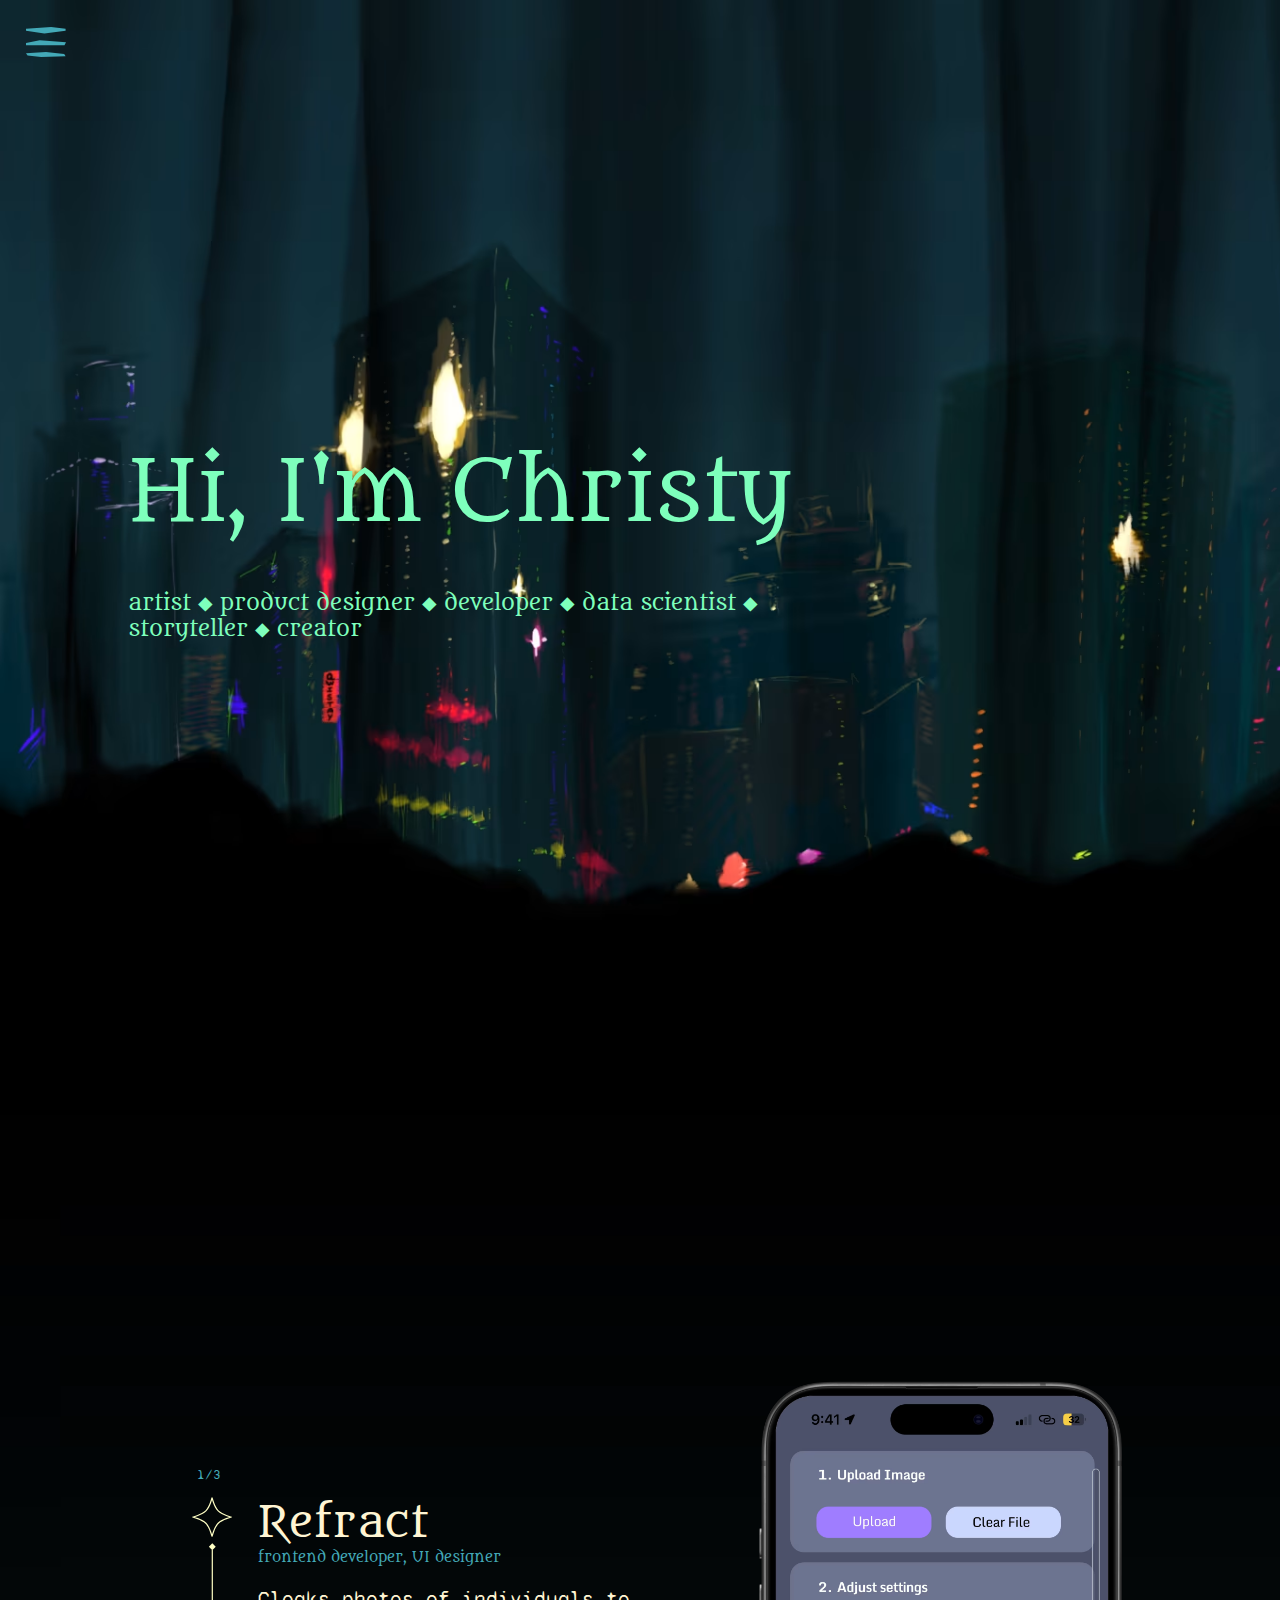
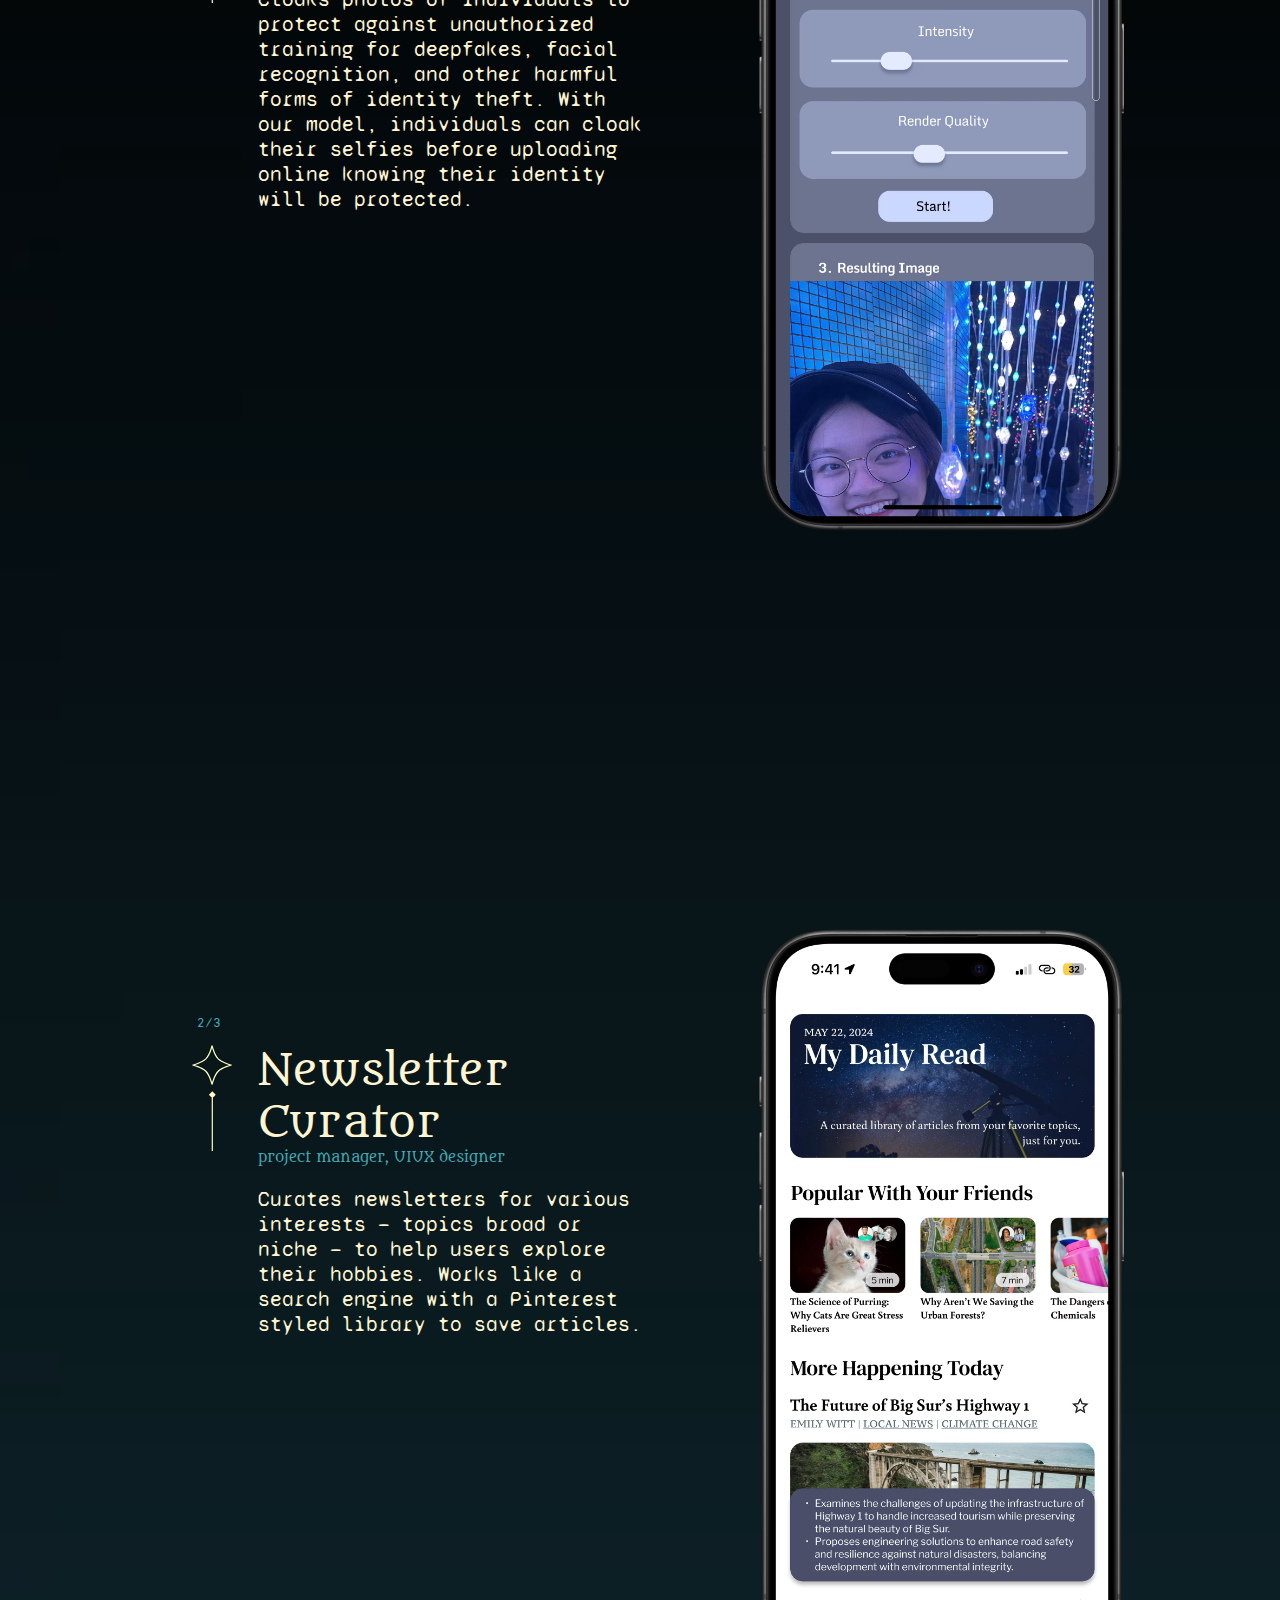
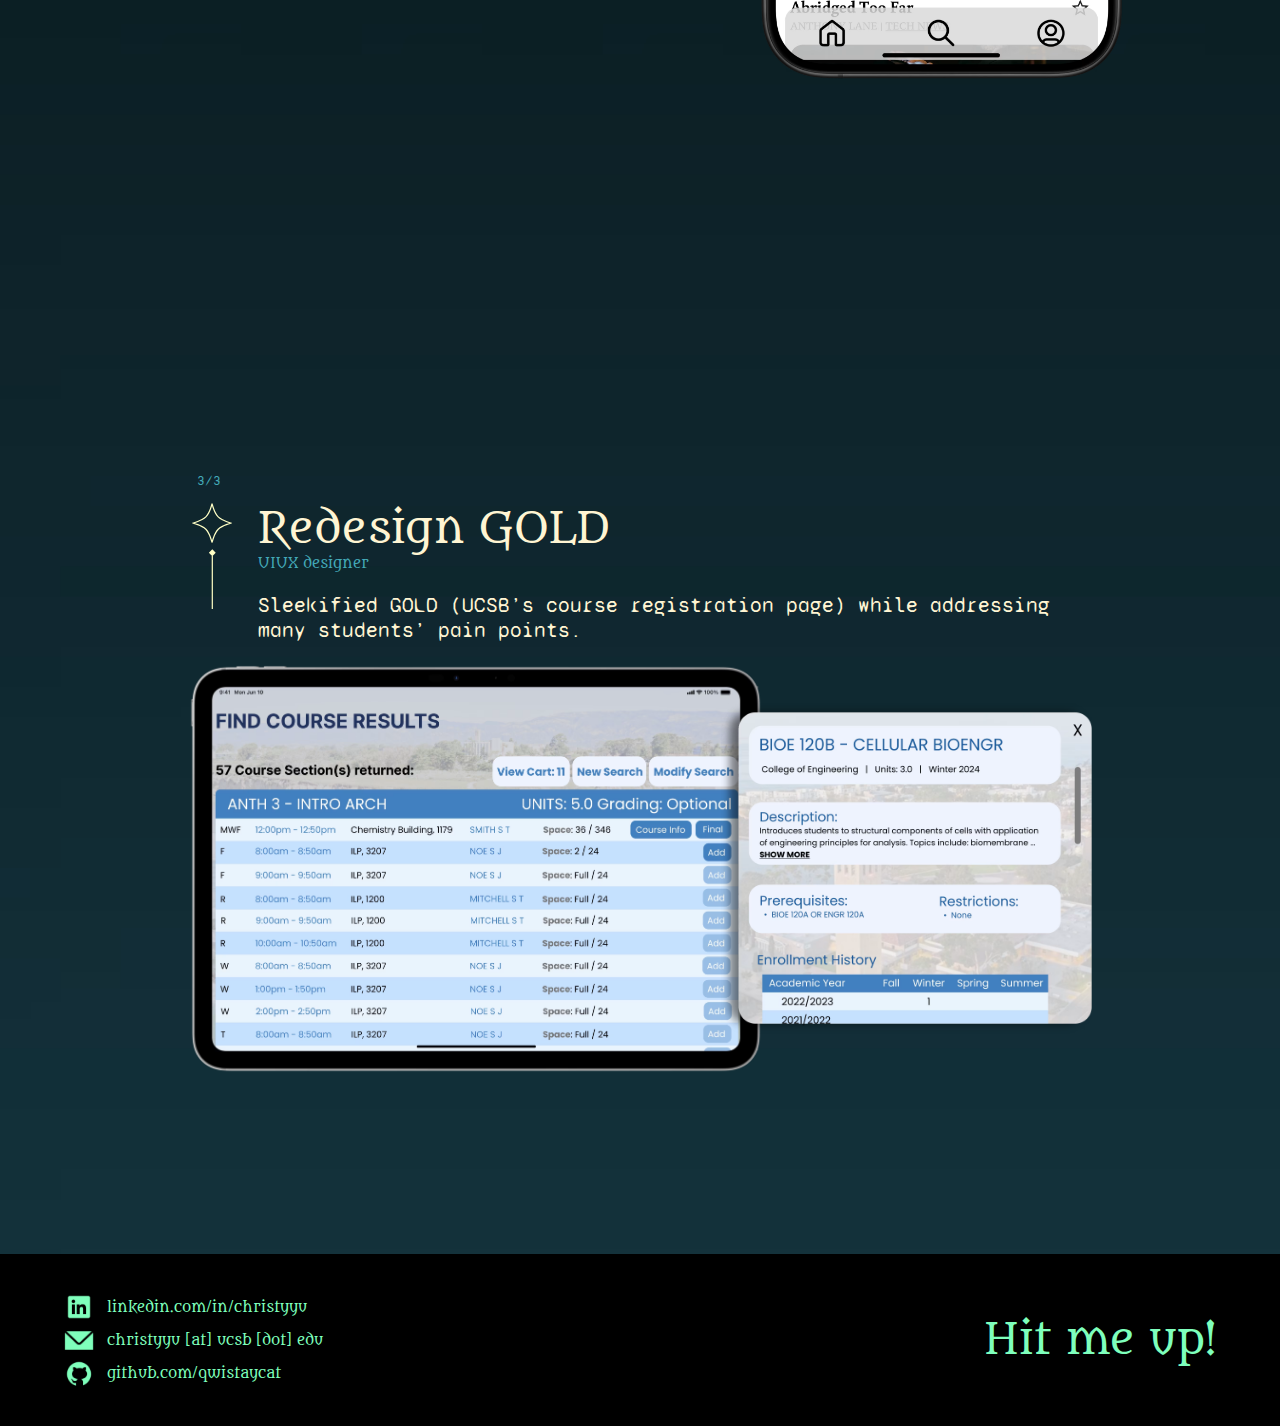
<file: index.html>
<!DOCTYPE html>
<html lang="en">
    <head>
        <meta charset="UTF-8">
        <meta name="viewport" content="width=device-width, initial-scale=1.0">
        <title>Home</title>
        <link rel="apple-touch-icon" sizes="180x180" href="/apple-touch-icon.png">
        <link rel="icon" type="image/png" sizes="32x32" href="/favicon-32x32.png">
        <link rel="icon" type="image/png" sizes="16x16" href="/favicon-16x16.png">
        <link rel="manifest" href="/site.webmanifest">
        <link rel="stylesheet" href="style_home.css">
        <link rel="preconnect" href="https://fonts.googleapis.com">
        <link rel="preconnect" href="https://fonts.gstatic.com" crossorigin>
        <link href="https://fonts.googleapis.com/css2?family=Metamorphous&family=Syne+Mono&display=swap" rel="stylesheet">
        <script defer src="script.js"></script>
    </head>
    <body>
        <div class="menu_buttons">
            <img class="menu_dark" src="images/menu_dark.svg" alt="menu">
        </div>
        <div class="menu">
            <div class="menuWords">
                <a style="color:#7effbc" href="index.html">HOME</a>
                <a href="about.html">ABOUT</a>
                <a href="portfolio.html">PORTFOLIO</a>
            </div>
            <!-- toggle this with sun.svg when clicked -->
        </div>
        
        <div class="greetings">Hi, I'm Christy</div>
        <div class="tagline">artist ⬥ product designer ⬥ developer ⬥ data scientist ⬥ storyteller ⬥ creator</div>
        <!-- <img class="blur" src="images/BLUR_dark.svg" alt="greetings background blur"> -->


        <div class="refract">
            <div class="words">
                <div class="side">
                    <p class="numbered">1/3</p>
                    <img class="star" src="images/star_dark.svg" alt="first project indicator">
                </div>
                <div class="texts">
                    <div class="title">Refract</div>
                    <div class="role">frontend developer, UI designer</div>
                    <p class="descrip">Cloaks photos of individuals to protect against unauthorized training for deepfakes, facial recognition, and other harmful forms of identity theft. With our model, individuals can cloak their selfies before uploading online knowing their identity will be protected.</p>
                </div>
            </div>
            <img class="projpics" src="images/refract_phone.avif" alt="screenshot of Refract web app on iPhone">
        </div>
        <div class="newsletter">
            <div class="words">
                <div class="side">
                    <p class="numbered">2/3</p>
                    <img class="star" src="images/star_dark.svg" alt="second project indicator">
                </div>
                <div class="texts">
                    <div class="title">Newsletter Curator</div>
                    <div class="role">project manager, UIUX designer</div>
                    <p class="descrip">Curates newsletters for various interests — topics broad or niche — to help users explore their hobbies. Works like a search engine with a Pinterest styled library to save articles.</p>
                </div>
            </div>
            <img class="projpics" src="images/newsletter_phone.avif" alt="screenshot of Newsletter Curator app design on iPhone">
        </div>
        <div class="GOLD">
            <div class="words">
                <div class="side">
                    <p class="numbered">3/3</p>
                    <img class="star" src="images/star_dark.svg" alt="third project indicator">
                </div>
                <div class="texts">
                    <div class="title">Redesign GOLD</div>
                    <div class="role">UIUX designer</div>
                    <p class="descrip">Sleekified GOLD (UCSB’s course registration page) while addressing many students’ pain points.</p>

                </div>
            </div>
            <div class="projpics">
                <img class="pic1" src="images/redesignGOLD.avif" alt="screenshot of GOLD redesign's main menu on iPad">
                <img class="pic2" src="images/GOLD.avif" alt="screenshot of GOLD redesign's course popup menu on iPad">
            </div>
        </div>

        <div class="contact">
            <div class="links">
                <div class="linkedin">
                    <img src="images/LinkedIn.avif" alt="LinkedIn logo">
                    <a href="https://www.linkedin.com/in/christyyu" target="_blank" rel="noopener noreferrer">linkedin.com/in/christyyu</a>
                </div>
                <div class="email">
                    <img src="images/Email.avif" alt="email logo">
                    <p>christyyu [at] ucsb [dot] edu</p>
                </div>
                <div class="github">
                    <img src="images/GitHub.avif" alt="github logo">
                    <a href="https://github.com/qwistaycat" target="_blank" rel="noopener noreferrer">github.com/qwistaycat</a>
                </div>
            </div>
            <p>Hit me up!</p>
        </div>
    </body>
</html>
</file>
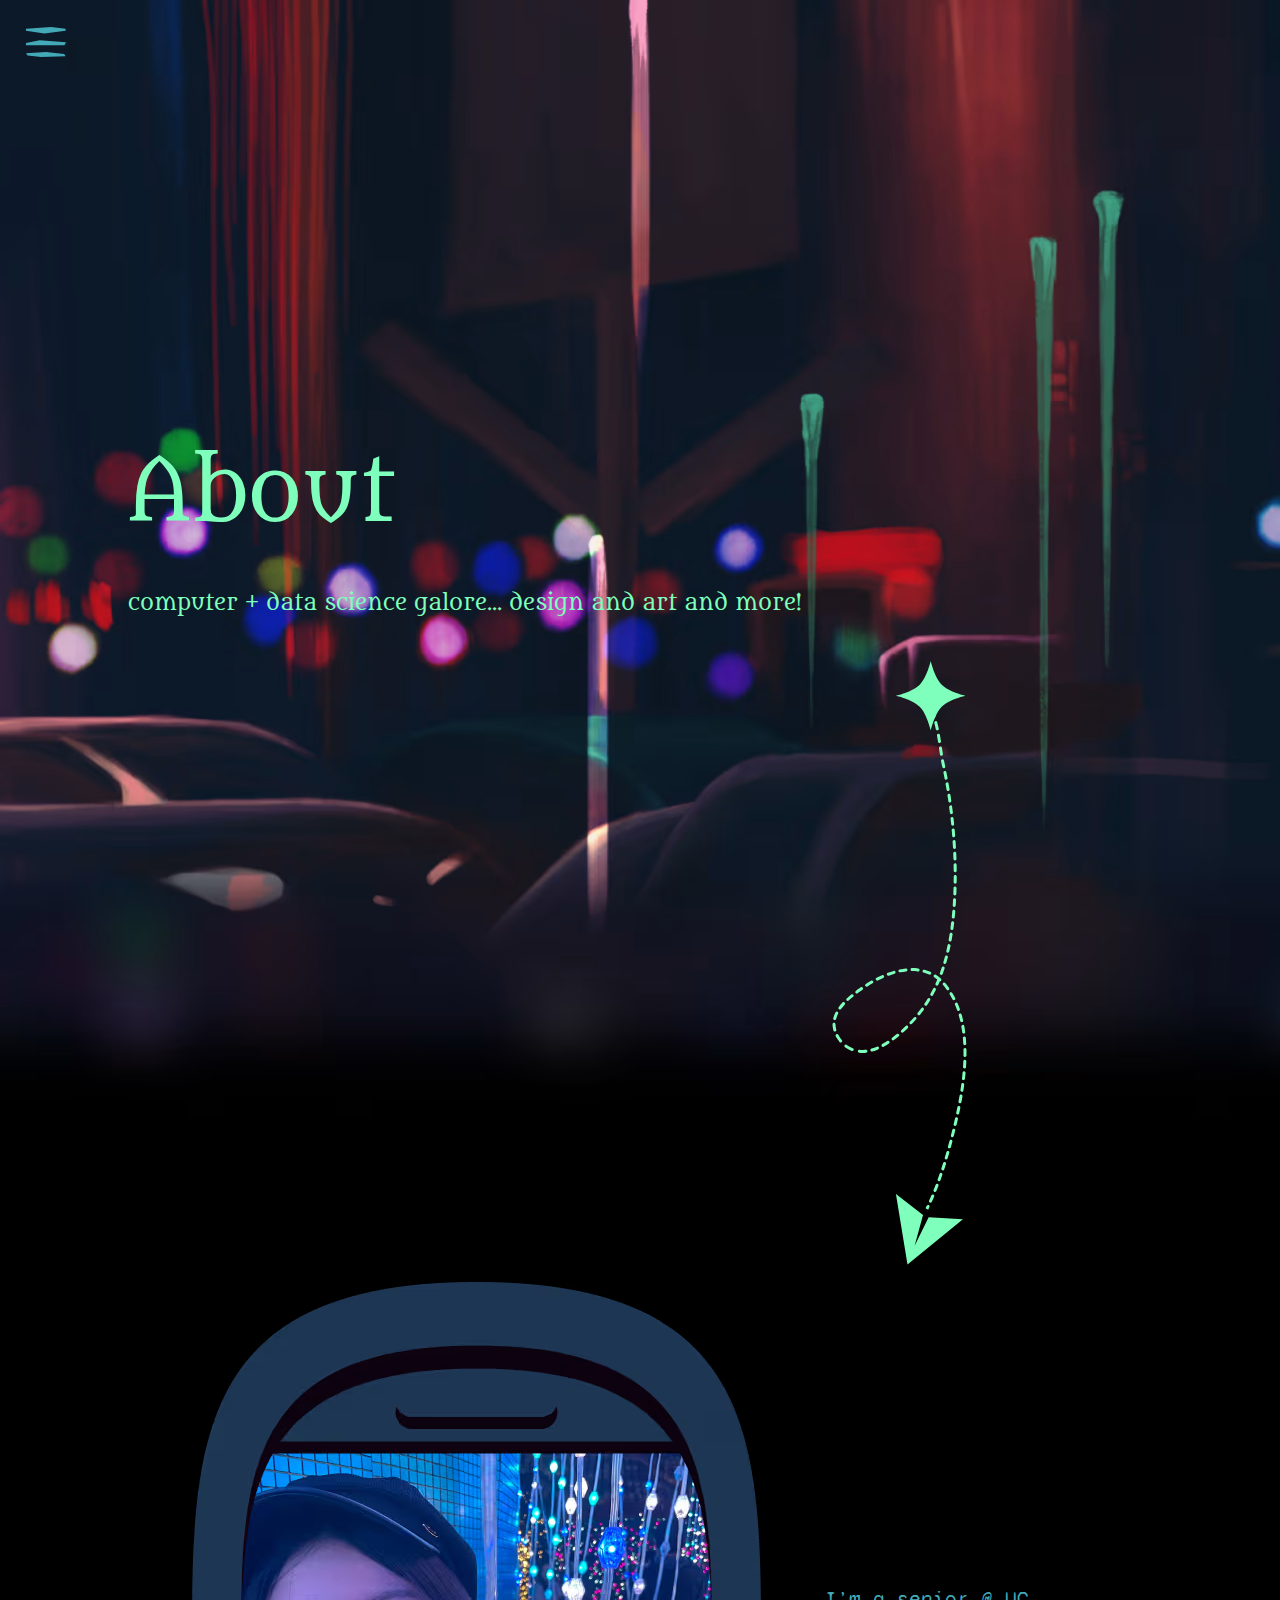
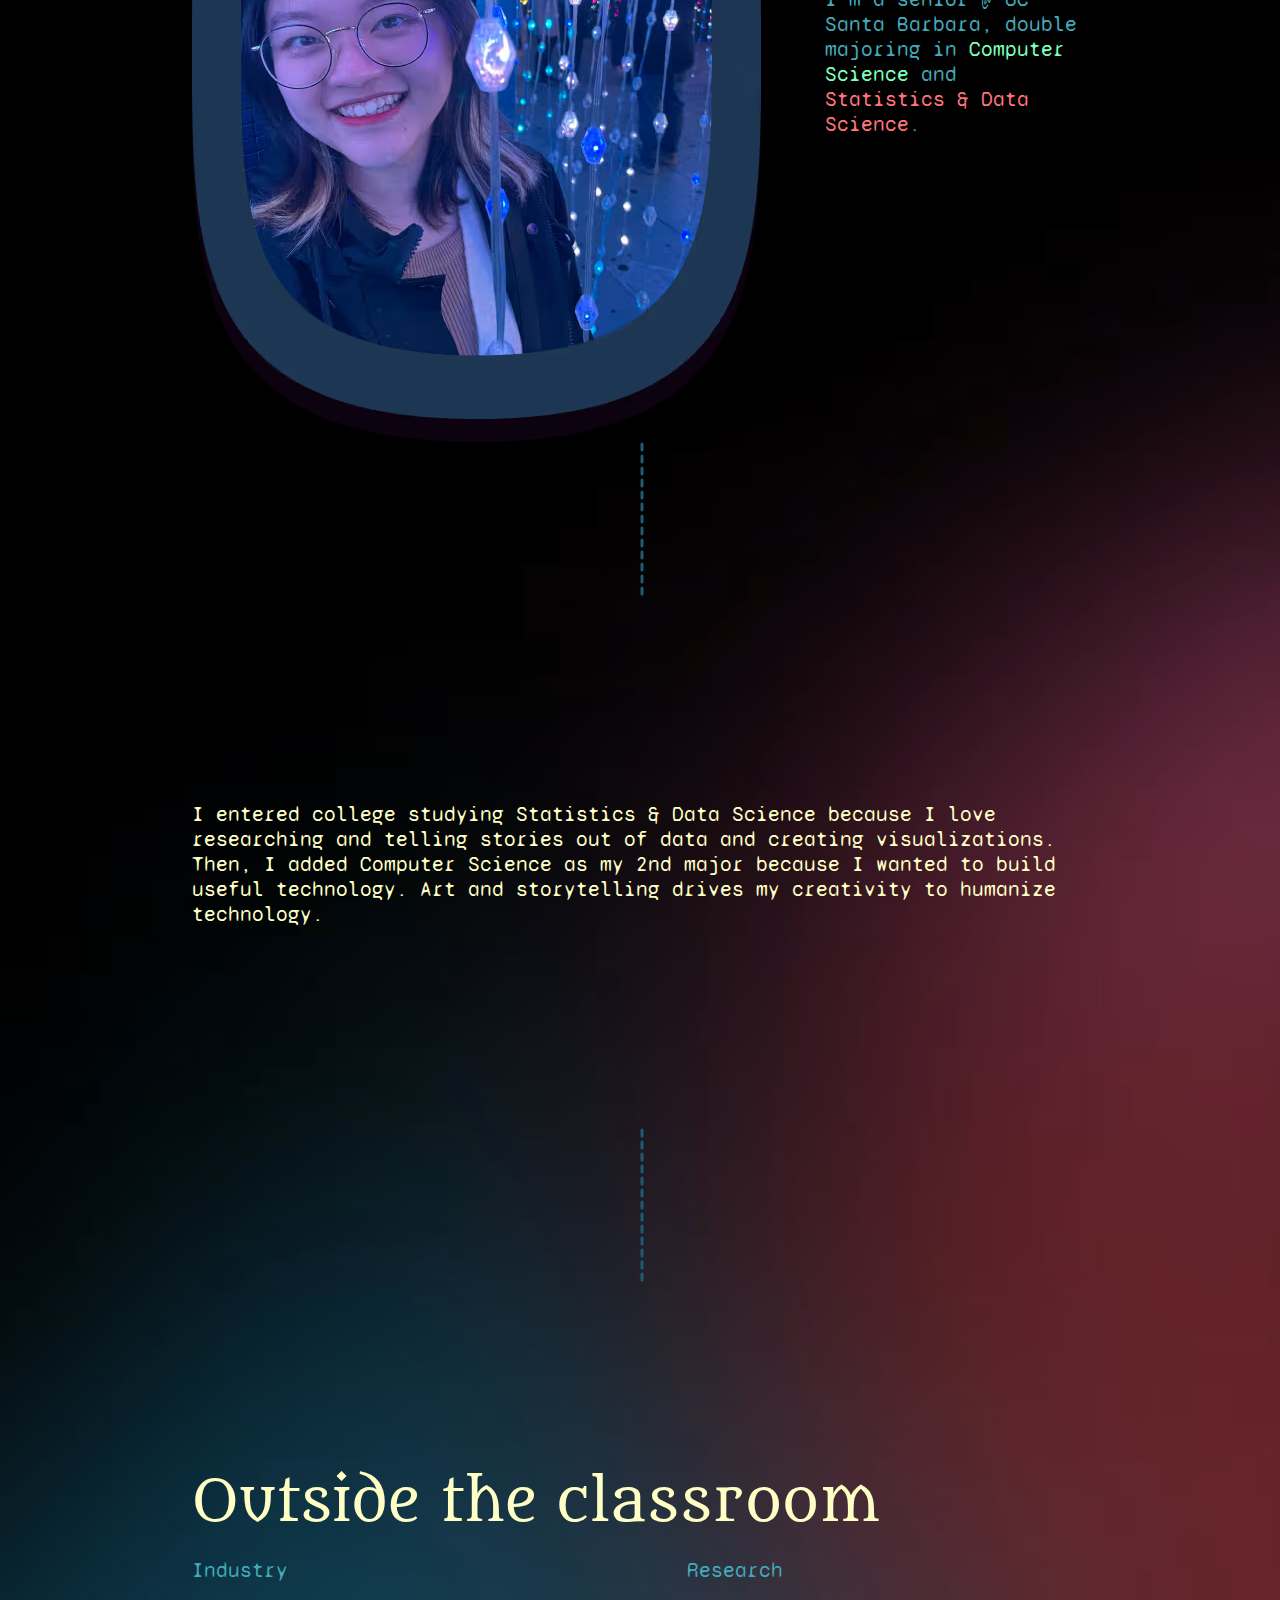
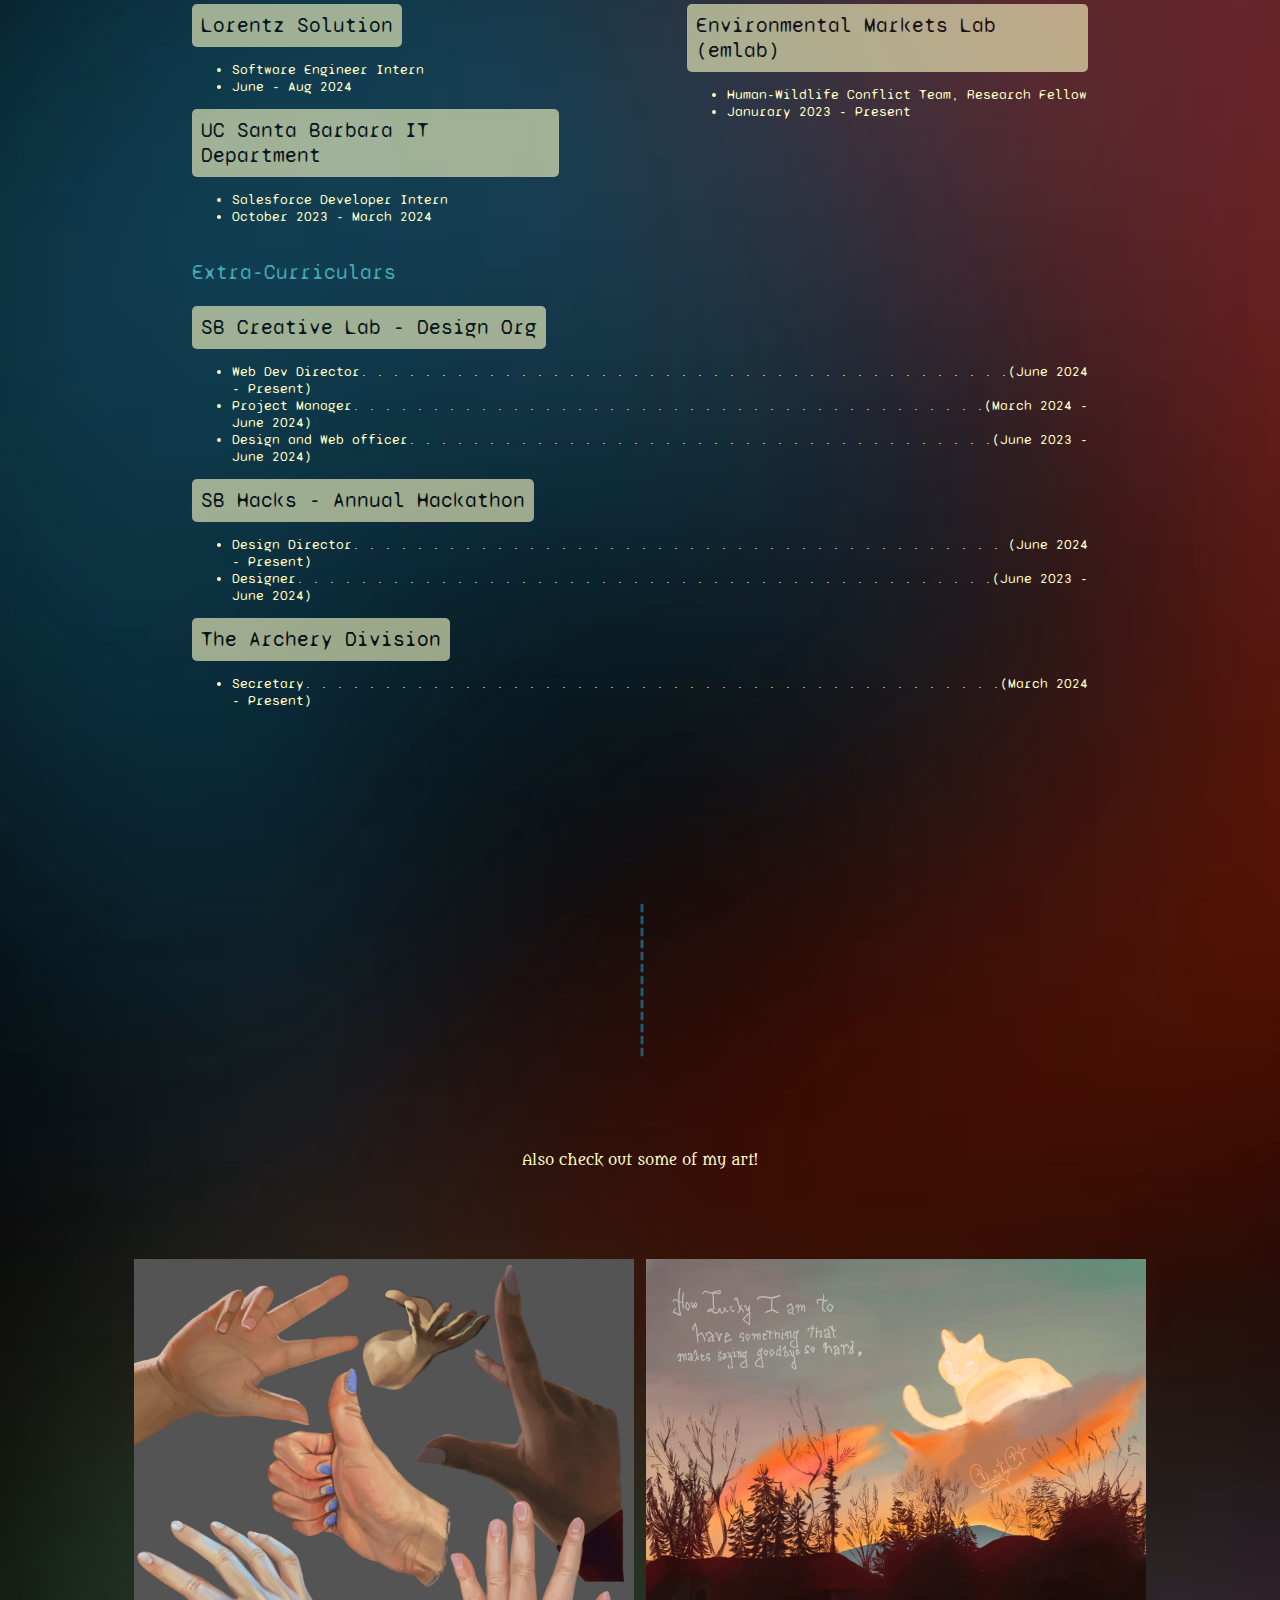
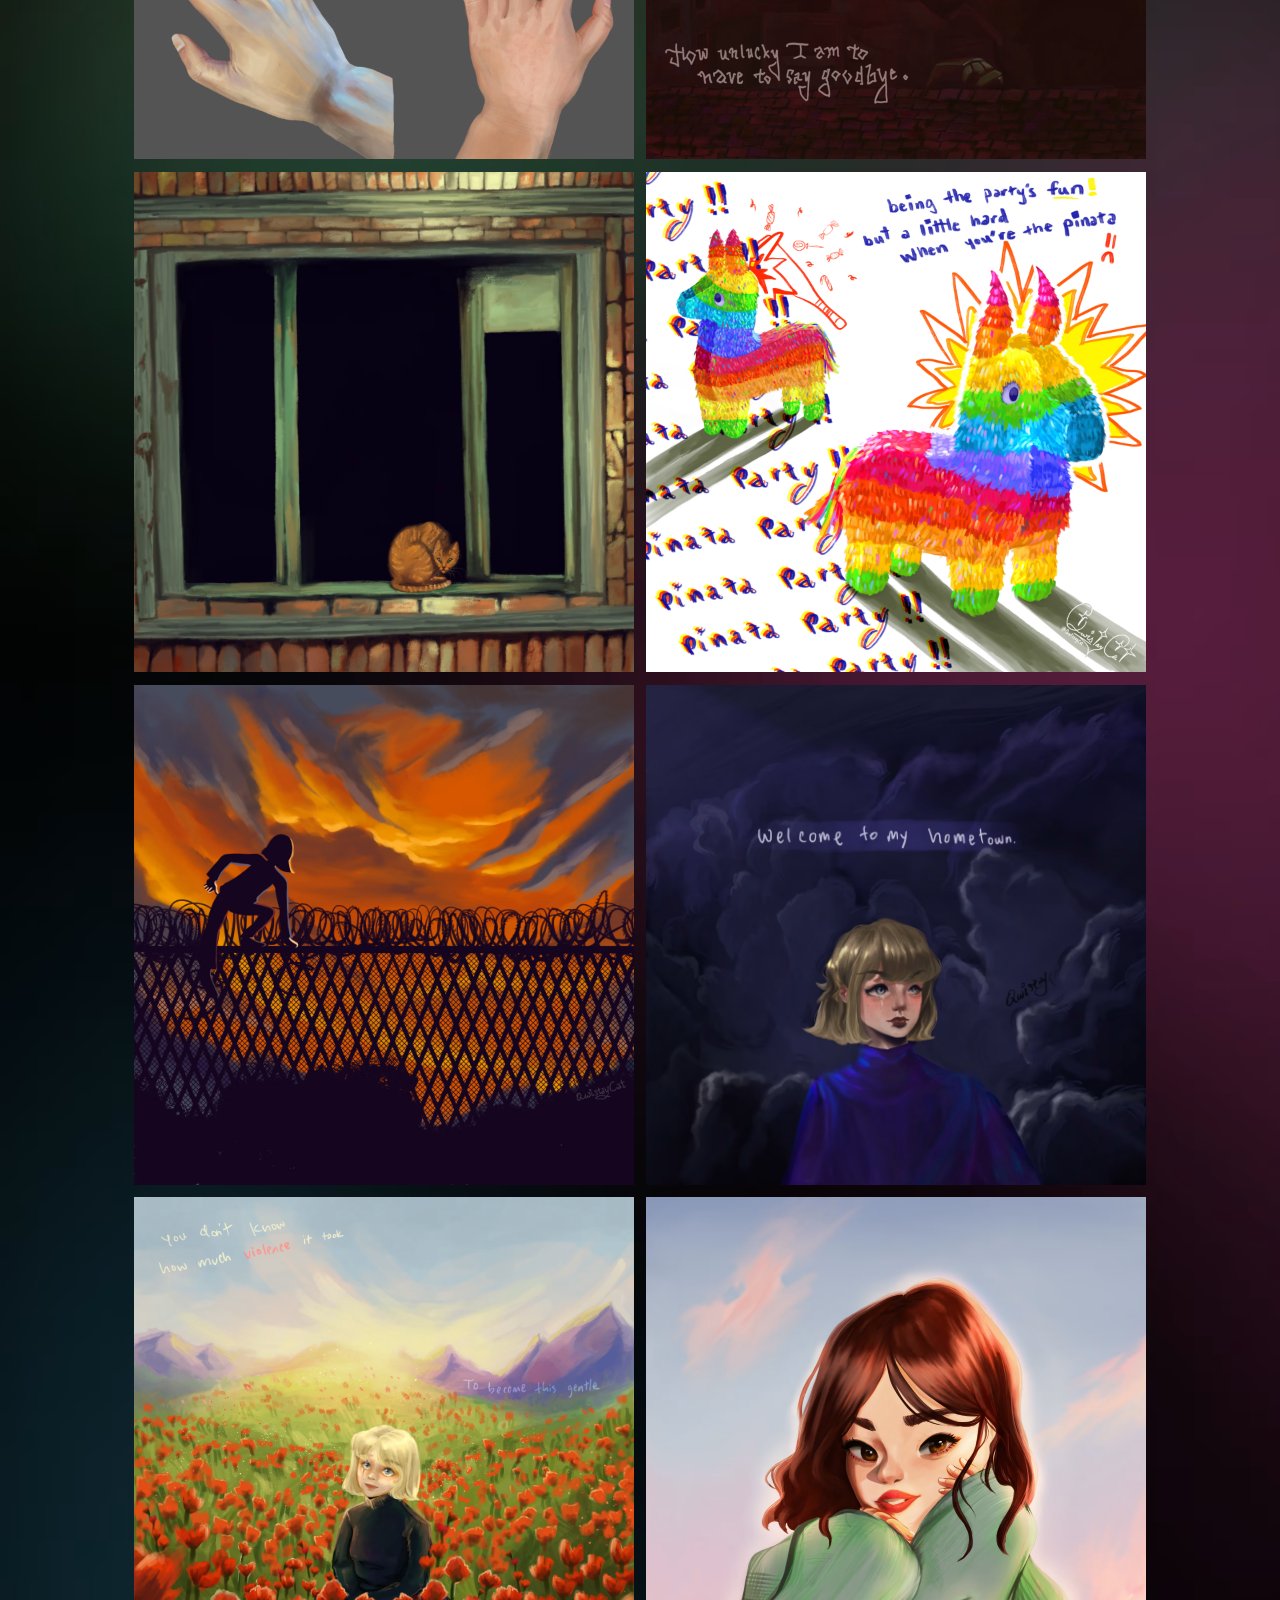
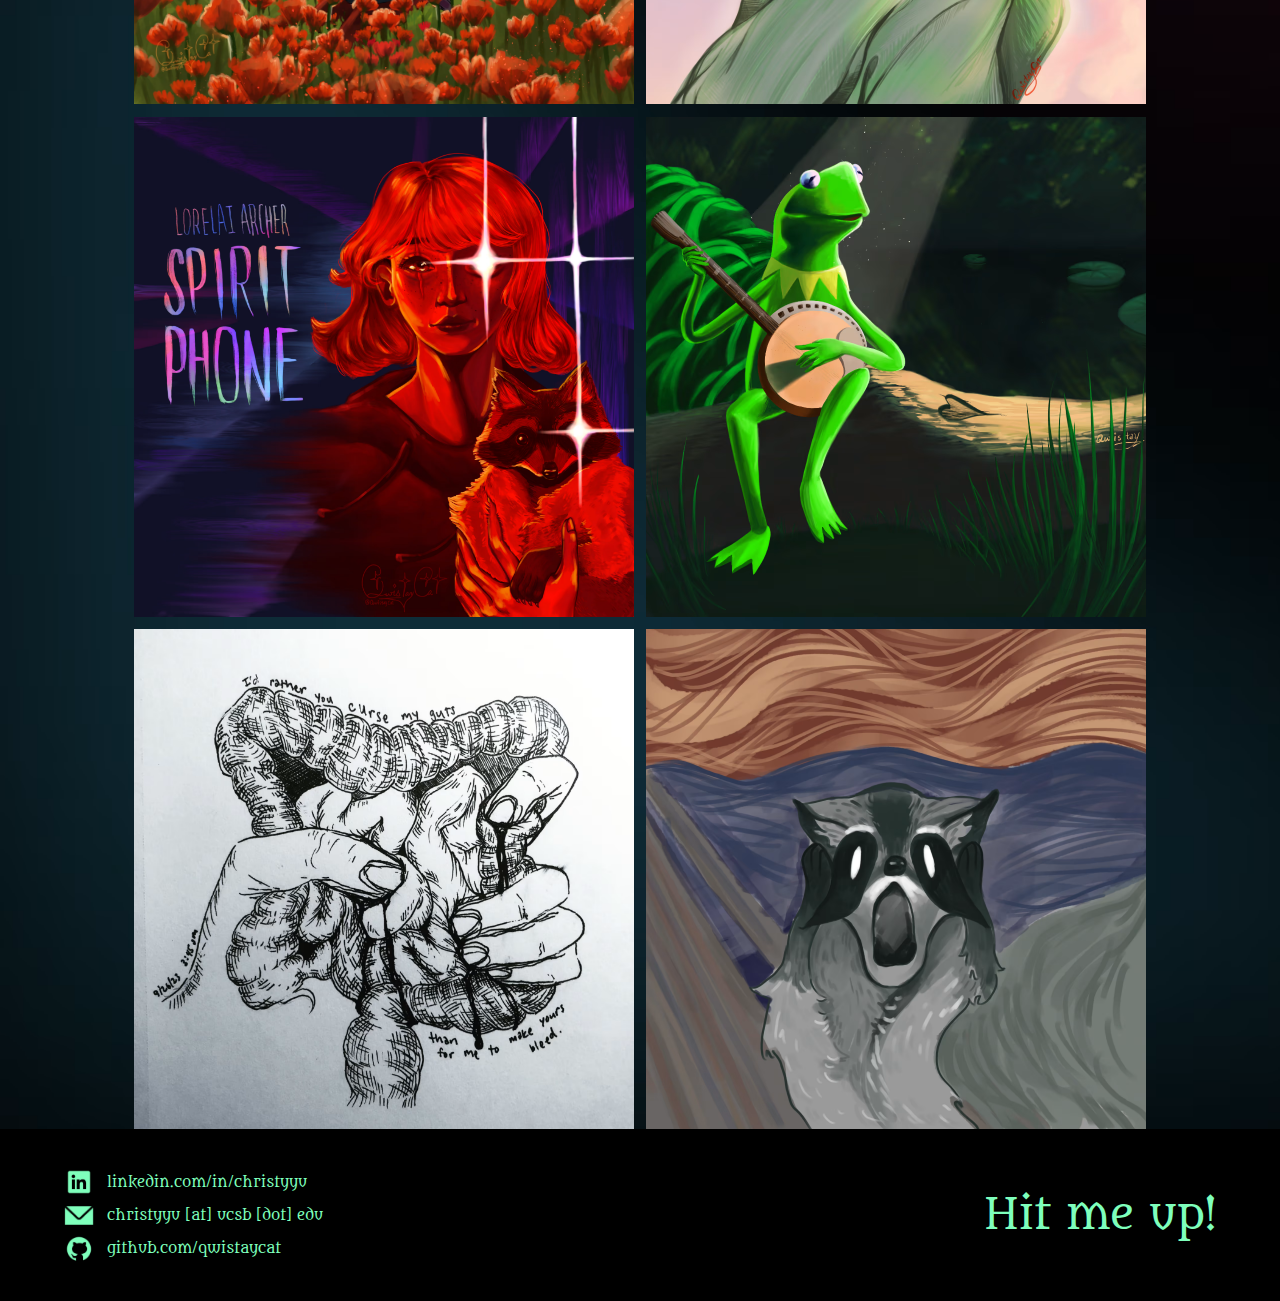
<file: about.html>
<!DOCTYPE html>
<html lang="en">
    <head>
        <meta charset="UTF-8">
        <meta name="viewport" content="width=device-width, initial-scale=1.0">
        <title>About</title>
        <link rel="apple-touch-icon" sizes="180x180" href="/apple-touch-icon.png">
        <link rel="icon" type="image/png" sizes="32x32" href="/favicon-32x32.png">
        <link rel="icon" type="image/png" sizes="16x16" href="/favicon-16x16.png">
        <link rel="manifest" href="/site.webmanifest">
        <link rel="stylesheet" href="style_about.css">
        <link rel="preconnect" href="https://fonts.googleapis.com">
        <link rel="preconnect" href="https://fonts.gstatic.com" crossorigin>
        <link href="https://fonts.googleapis.com/css2?family=Metamorphous&family=Syne+Mono&display=swap" rel="stylesheet">
        <script defer src="script.js"></script>
    </head>
    <body>
        <div class="menu_buttons">
            <img class="menu_dark" src="images/menu_dark.svg" alt="menu">
        </div>
        <div class="menu">
            <div class="menuWords">
                <a href="index.html">HOME</a>
                <a style="color:#7effbc" href="about.html">ABOUT</a>
                <a href="portfolio.html">PORTFOLIO</a>
            </div>
            <!-- toggle this with sun.svg when clicked -->
        </div>
        
        
        <div class="greetings">About</div>
        <div class="tagline">computer + data science galore... design and art and more!</div>
        <!-- <img class="blur" src="images/BLUR_dark.svg" alt="greetings background blur"> -->

        <img class="star_plane" src="images/star_plane_dark.svg">

        <div class="aboutme">
            <img class="window" src="images/WINDOW_dark.avif">
            <p>I’m a senior @ UC Santa Barbara, double majoring in <span style="color: #7effbc;">Computer Science</span> and <span style="color:#FF737B;">Statistics & Data Science</span>.</p>
        </div>

        <img class="divider" src="images/divider_dark.svg">
        
        <div class="story">
            <!-- <p class="bigheader">Me as a tech creative</p> -->
            <p class="text">I entered college studying Statistics & Data Science because I love researching and telling stories out of data and creating visualizations. Then, I added Computer Science as my 2nd major because I wanted to build useful technology. Art and storytelling drives my creativity to humanize technology.</p>    
        </div>

        <img class="divider" src="images/divider_dark.svg">

        <div class="resume">
            <p class="bigheader">Outside the classroom</p>
            <div class="pt1">
                <div>
                    <p class="category">Industry</p>
                    <p class="title">Lorentz Solution</p>
                    <ul>
                        <li>Software Engineer Intern</li>
                        <li>June - Aug 2024</li>
                    </ul>
                    <p class="title">UC Santa Barbara IT Department</p>
                    <ul>
                        <li>Salesforce Developer Intern</li>
                        <li>October 2023 - March 2024</li>
                    </ul>
                </div>
                <div>
                    <p class="category">Research</p>
                    <p class="title">Environmental Markets Lab (emlab)</p>
                    <ul>
                        <li>Human-Wildlife Conflict Team, Research Fellow</li>
                        <li>Janurary 2023 - Present</li>
                    </ul>
                </div>
            </div>
            <p class="category">Extra-Curriculars</p>
            <p class="title">SB Creative Lab - Design Org</p>
            <ul>
                <li>Web Dev Director. . . . . . . . . . . . . . . . . . . . . . . . . . . . . . . . . . . . . . . . .(June 2024 - Present)</li>
                <li>Project Manager. . . . . . . . . . . . . . . . . . . . . . . . . . . . . . . . . . . . . . . .(March 2024 - June 2024)</li>
                <li>Design and Web officer. . . . . . . . . . . . . . . . . . . . . . . . . . . . . . . . . . . . .(June 2023 - June 2024)</li>
            </ul>
            <p class="title">SB Hacks - Annual Hackathon</p>
            <ul>
                <li>Design Director. . . . . . . . . . . . . . . . . . . . . . . . . . . . . . . . . . . . . . . . . (June 2024 - Present)</li>
                <li>Designer. . . . . . . . . . . . . . . . . . . . . . . . . . . . . . . . . . . . . . . . . . . .(June 2023 - June 2024)</li>
            </ul>
            <p class="title">The Archery Division</p>
            <ul>
                <li>Secretary. . . . . . . . . . . . . . . . . . . . . . . . . . . . . . . . . . . . . . . . . . . .(March 2024 - Present)</li>
            </ul>

        </div>

        <img class="divider" src="images/divider_dark.svg">

        <div class="art">Also check out some of my art!</div>
        <div class="artworks">
            <img loading="lazy" src="images/art/1.avif">
            <img loading="lazy" src="images/art/2.avif">
            <img loading="lazy" src="images/art/3.avif">
            <img loading="lazy" src="images/art/4.avif">
            <img loading="lazy" src="images/art/5.avif">
            <img loading="lazy" src="images/art/6.avif">
            <img loading="lazy" src="images/art/7.avif">
            <img loading="lazy" src="images/art/8.avif">
            <img loading="lazy" src="images/art/9.avif">
            <img loading="lazy" src="images/art/10.avif">
            <img loading="lazy" src="images/art/11.avif">
            <img loading="lazy" src="images/art/12.avif">
        </div>


       
        <div class="contact">
            <div class="links">
                <div class="linkedin">
                    <img src="images/LinkedIn.avif" alt="LinkedIn logo">
                    <a href="https://www.linkedin.com/in/christyyu" target="_blank" rel="noopener noreferrer">linkedin.com/in/christyyu</a>
                </div>
                <div class="email">
                    <img src="images/Email.avif" alt="email logo">
                    <p>christyyu [at] ucsb [dot] edu</p>
                </div>
                <div class="github">
                    <img src="images/GitHub.avif" alt="github logo">
                    <a href="https://github.com/qwistaycat" target="_blank" rel="noopener noreferrer">github.com/qwistaycat</a>
                </div>
            </div>
            <p>Hit me up!</p>
        </div>
    </body>
</html>
</file>
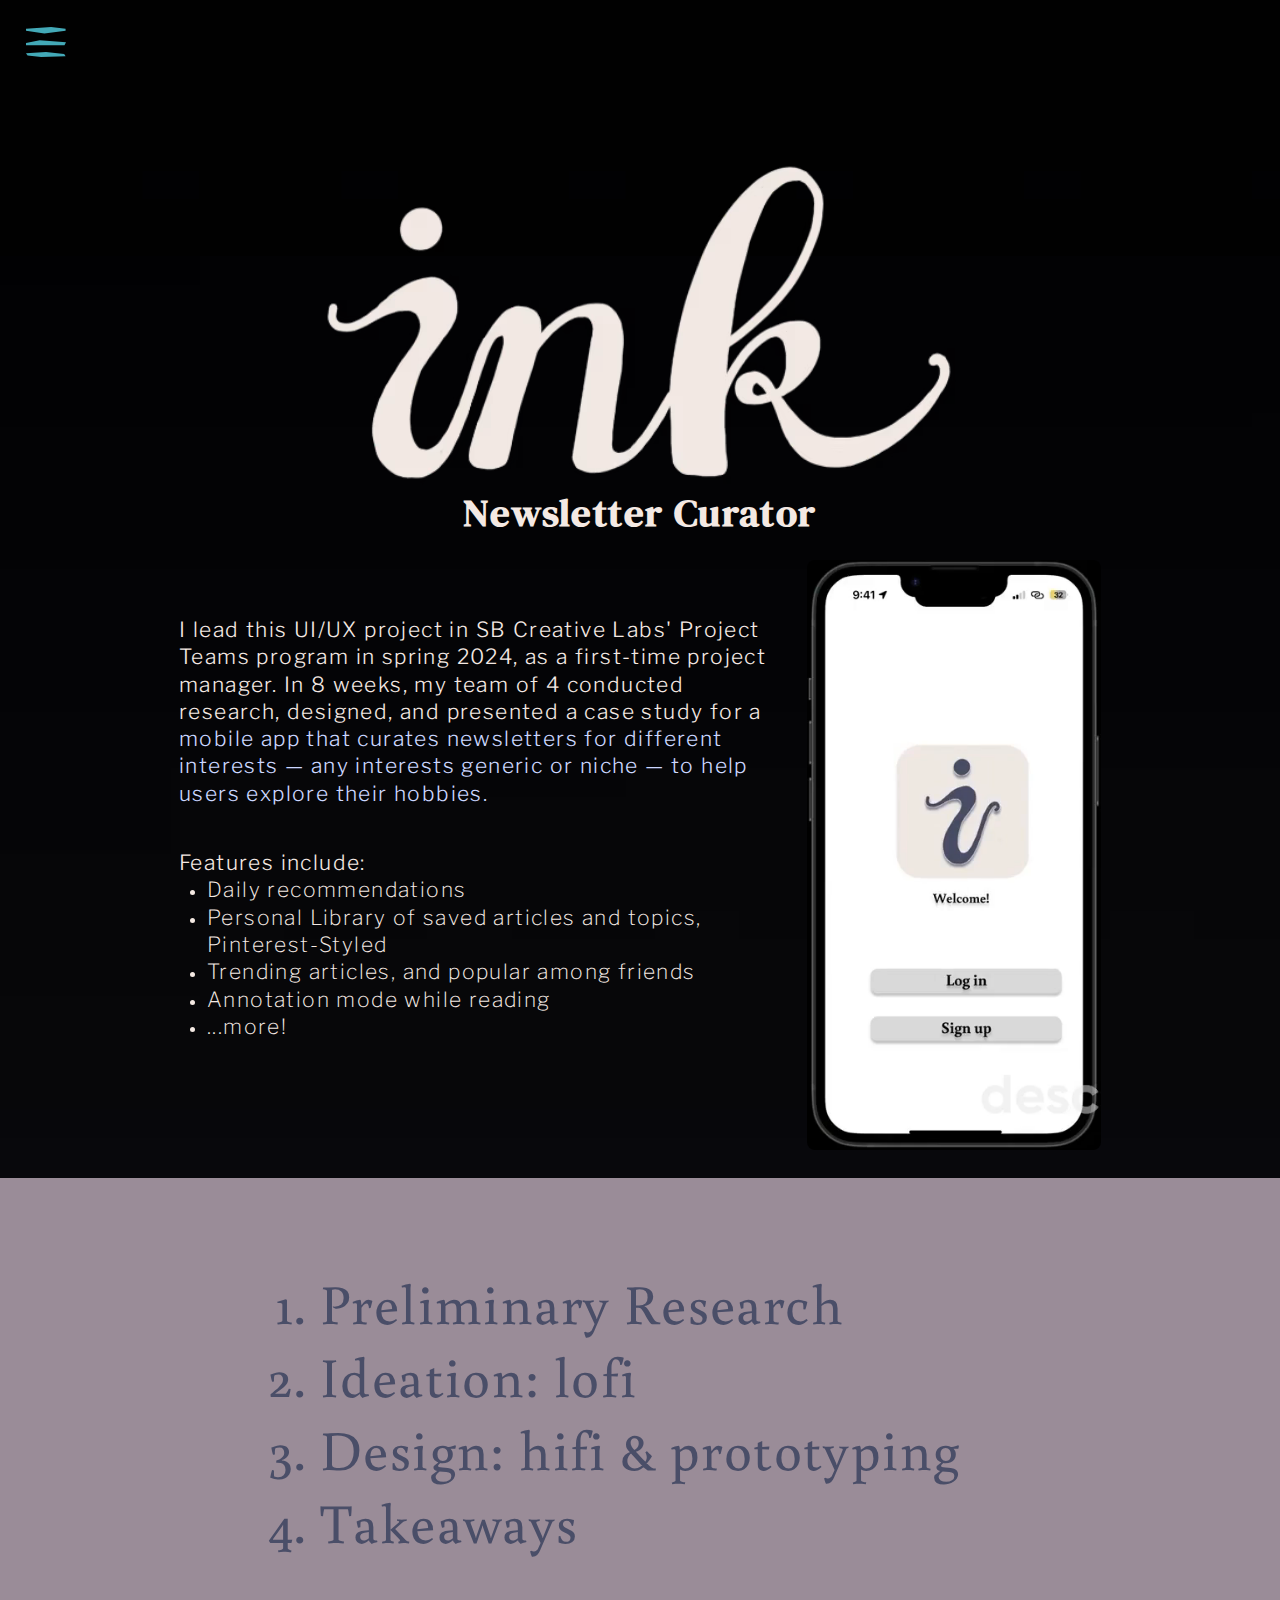
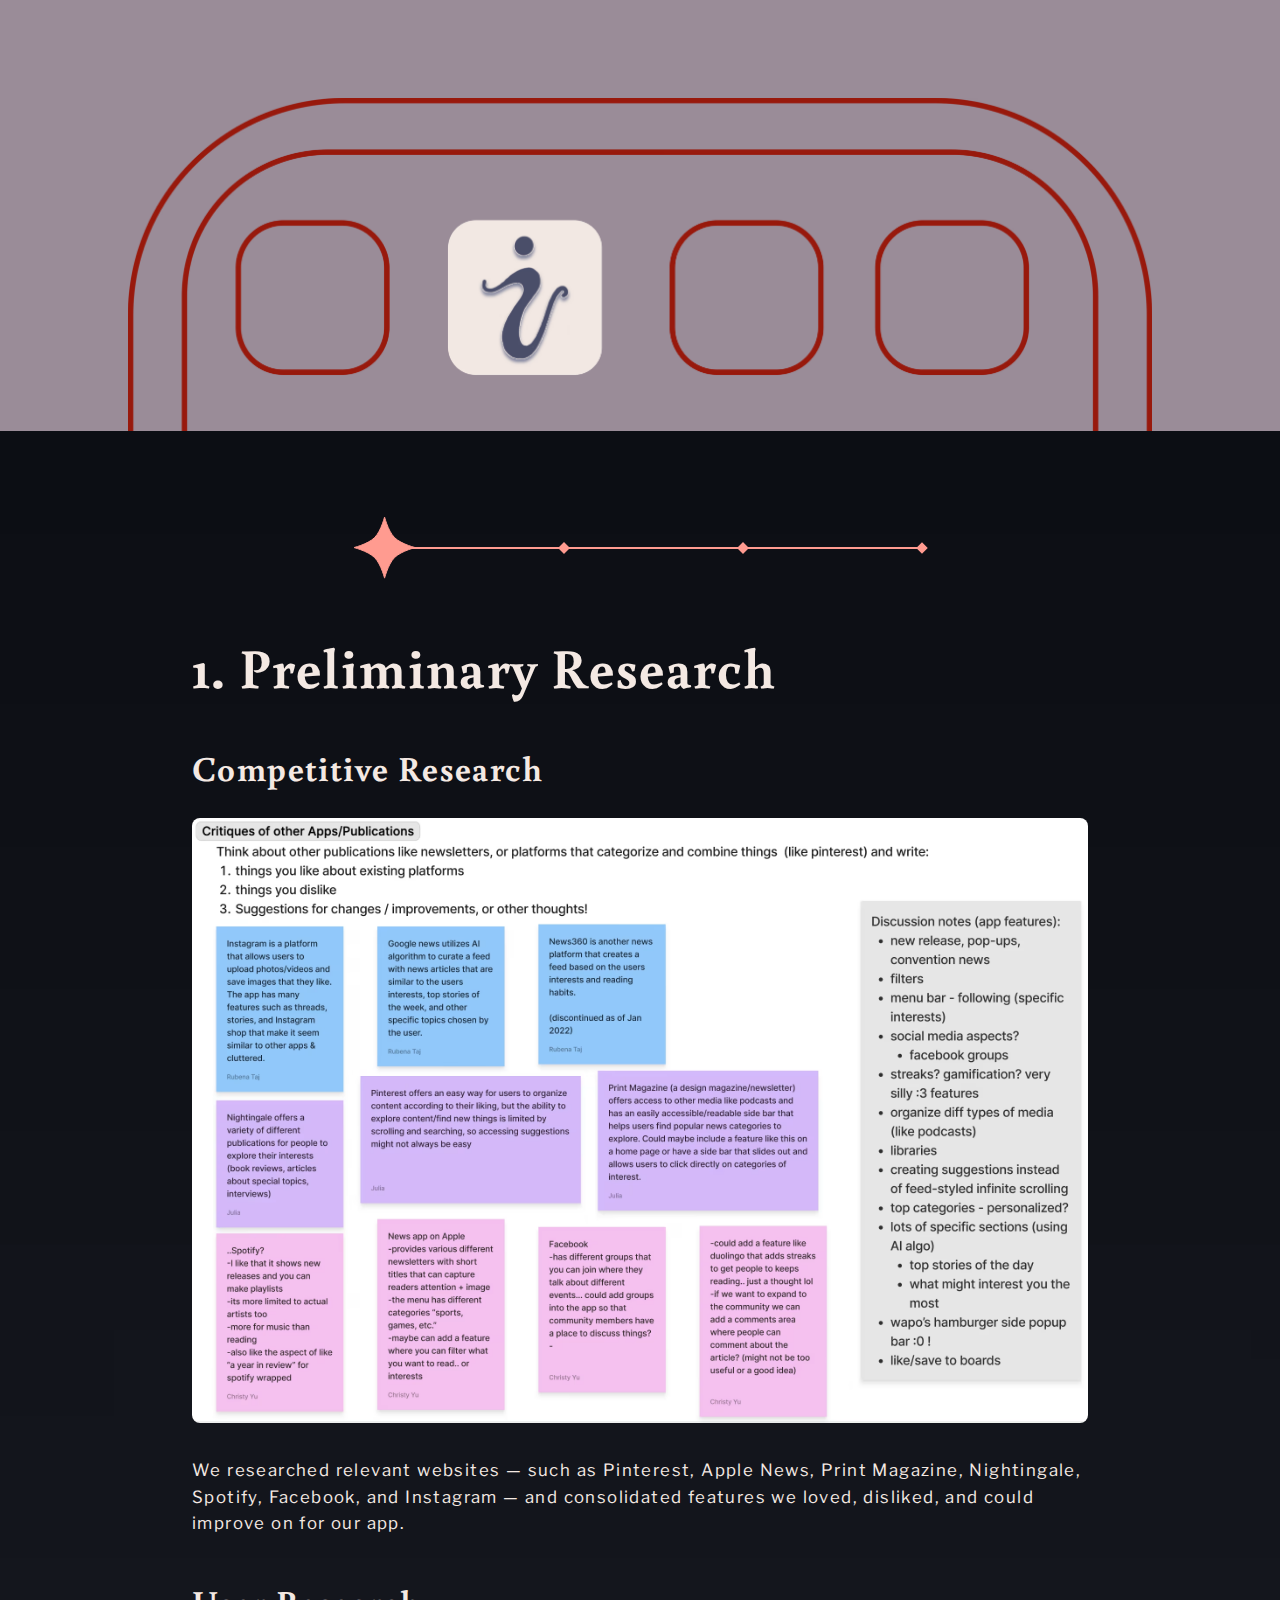
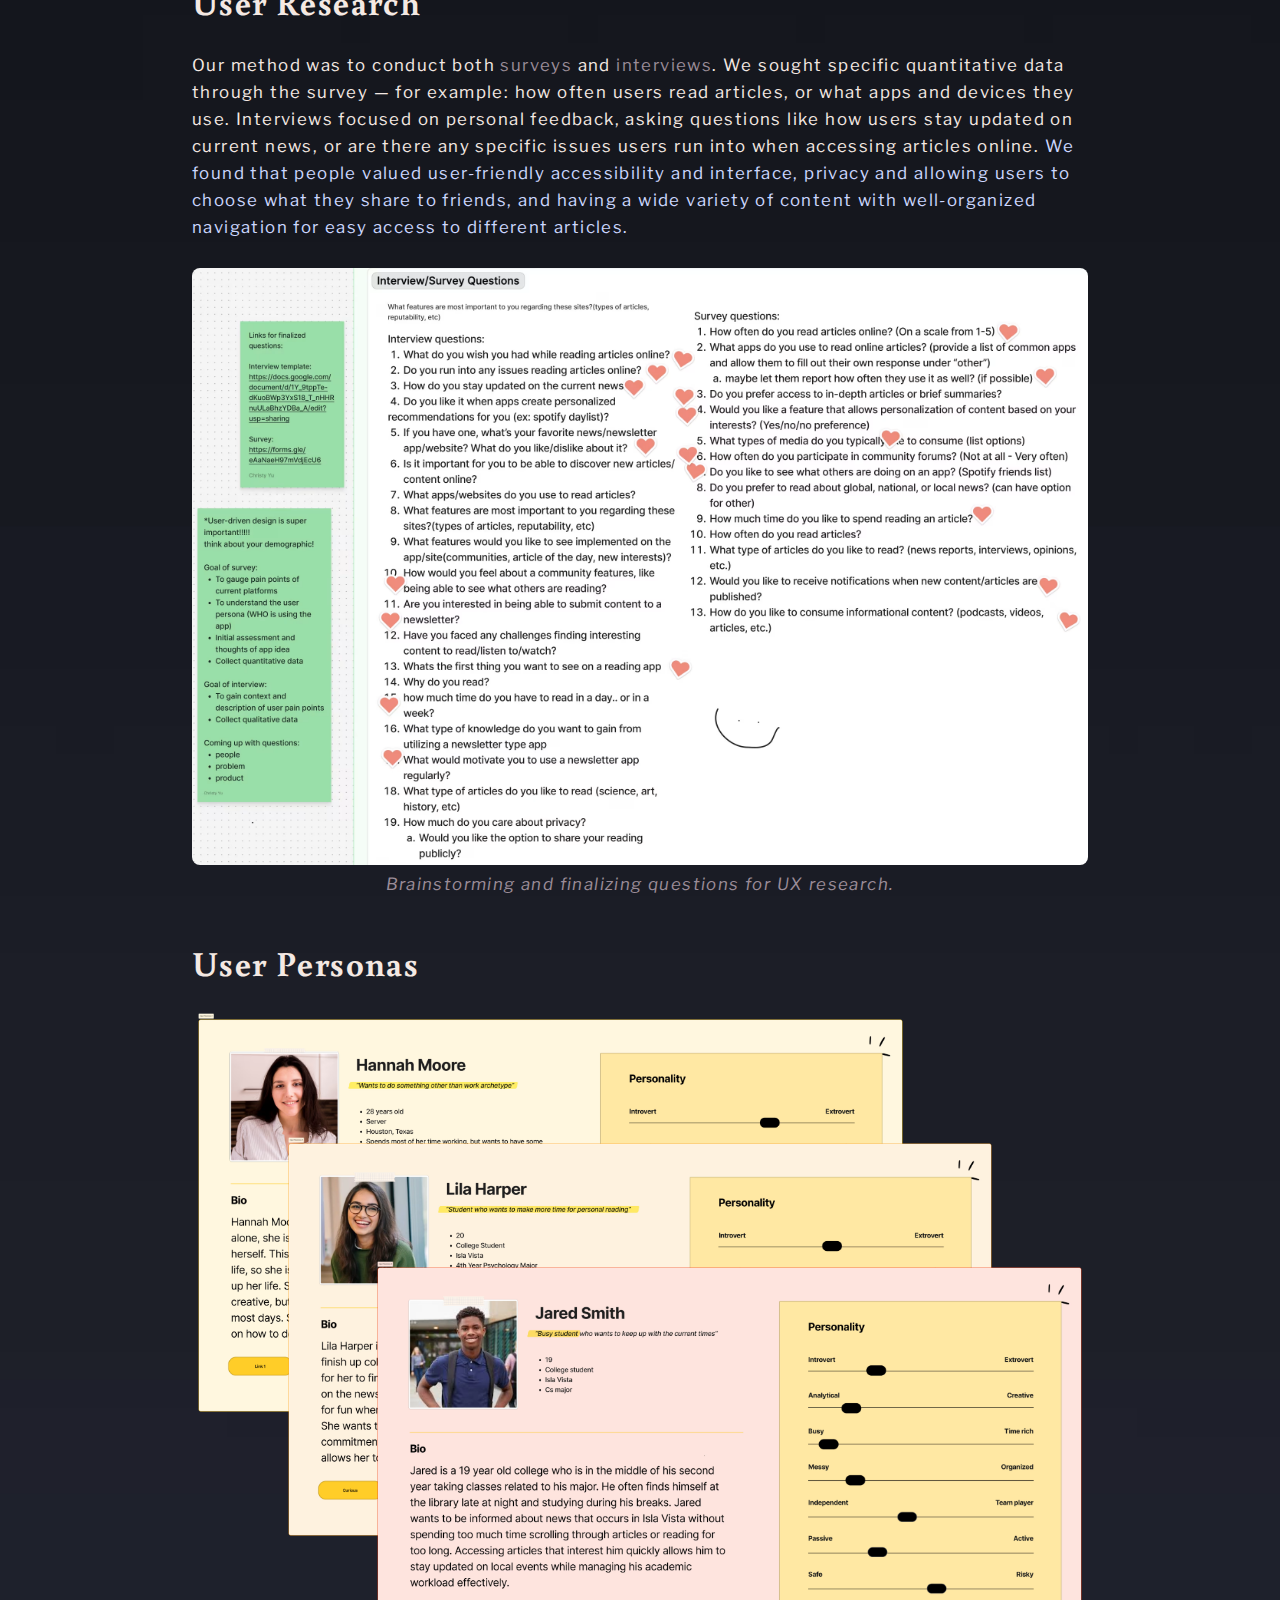
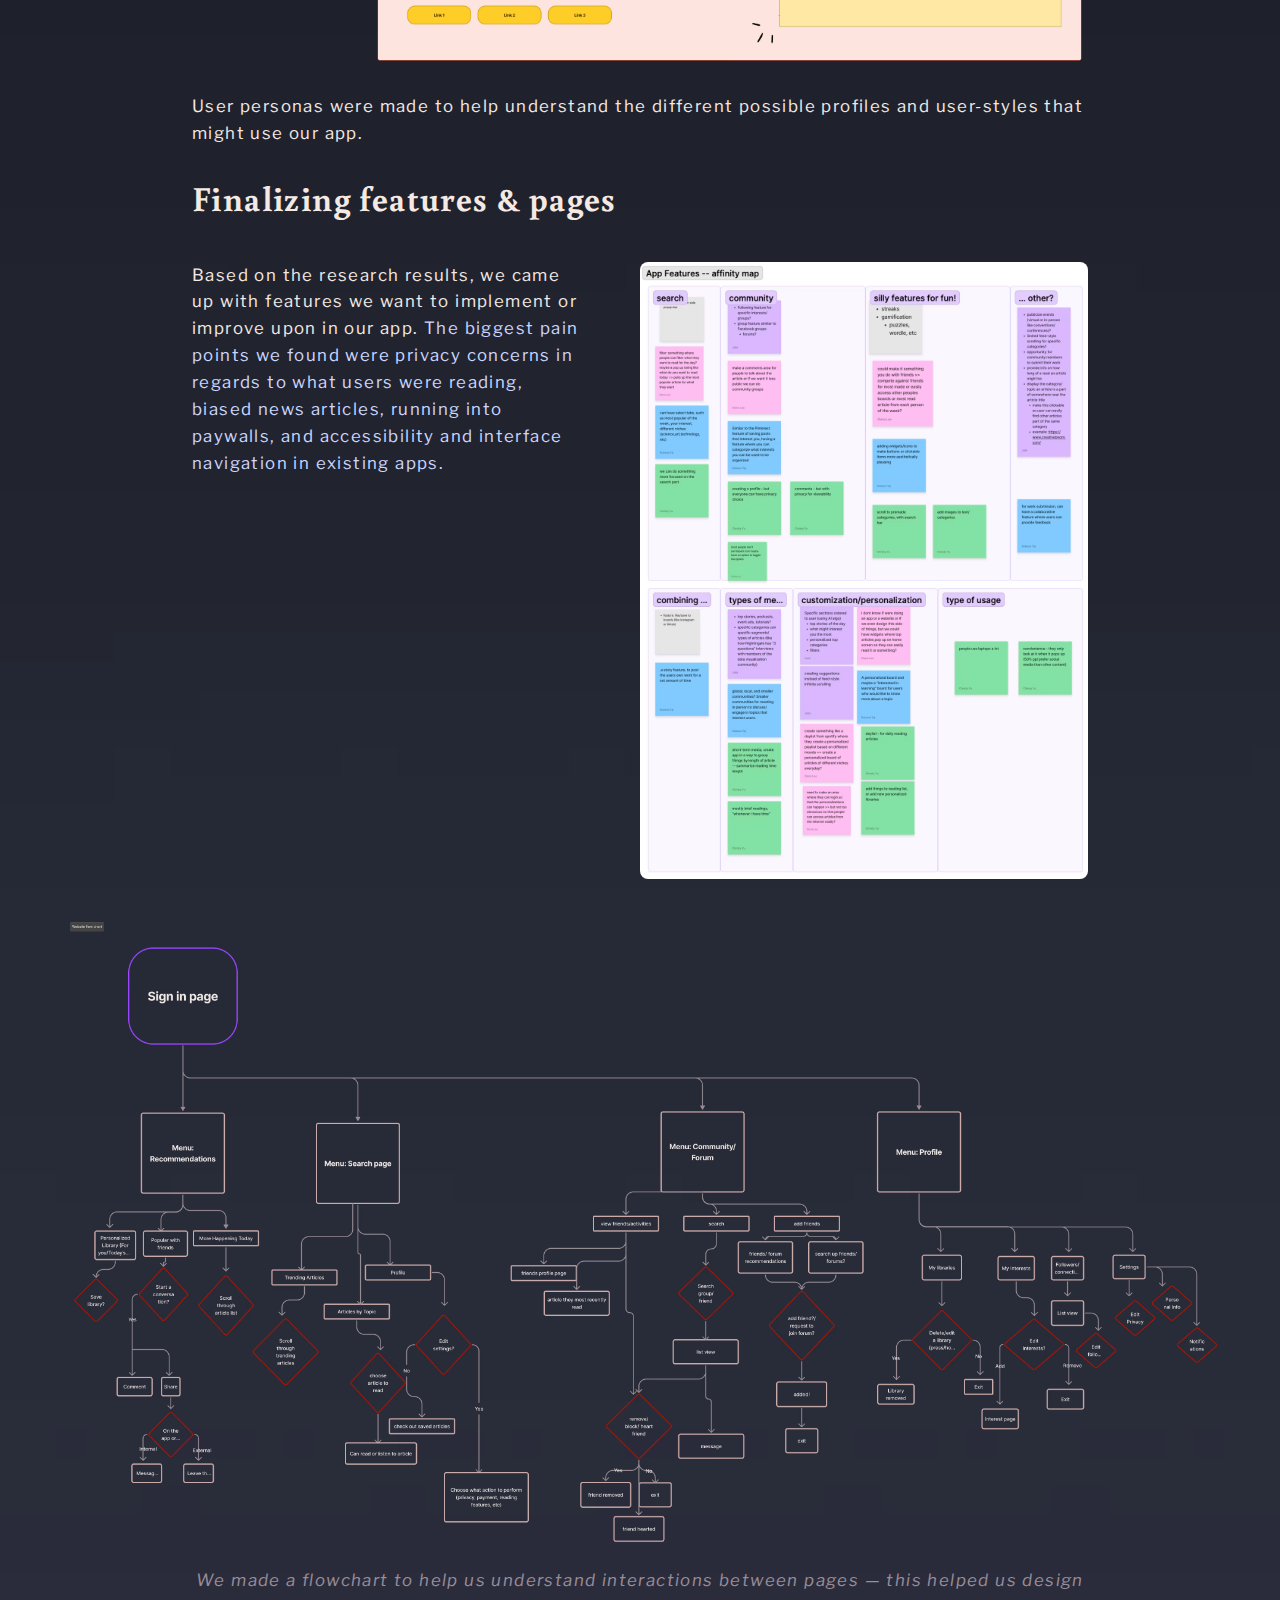
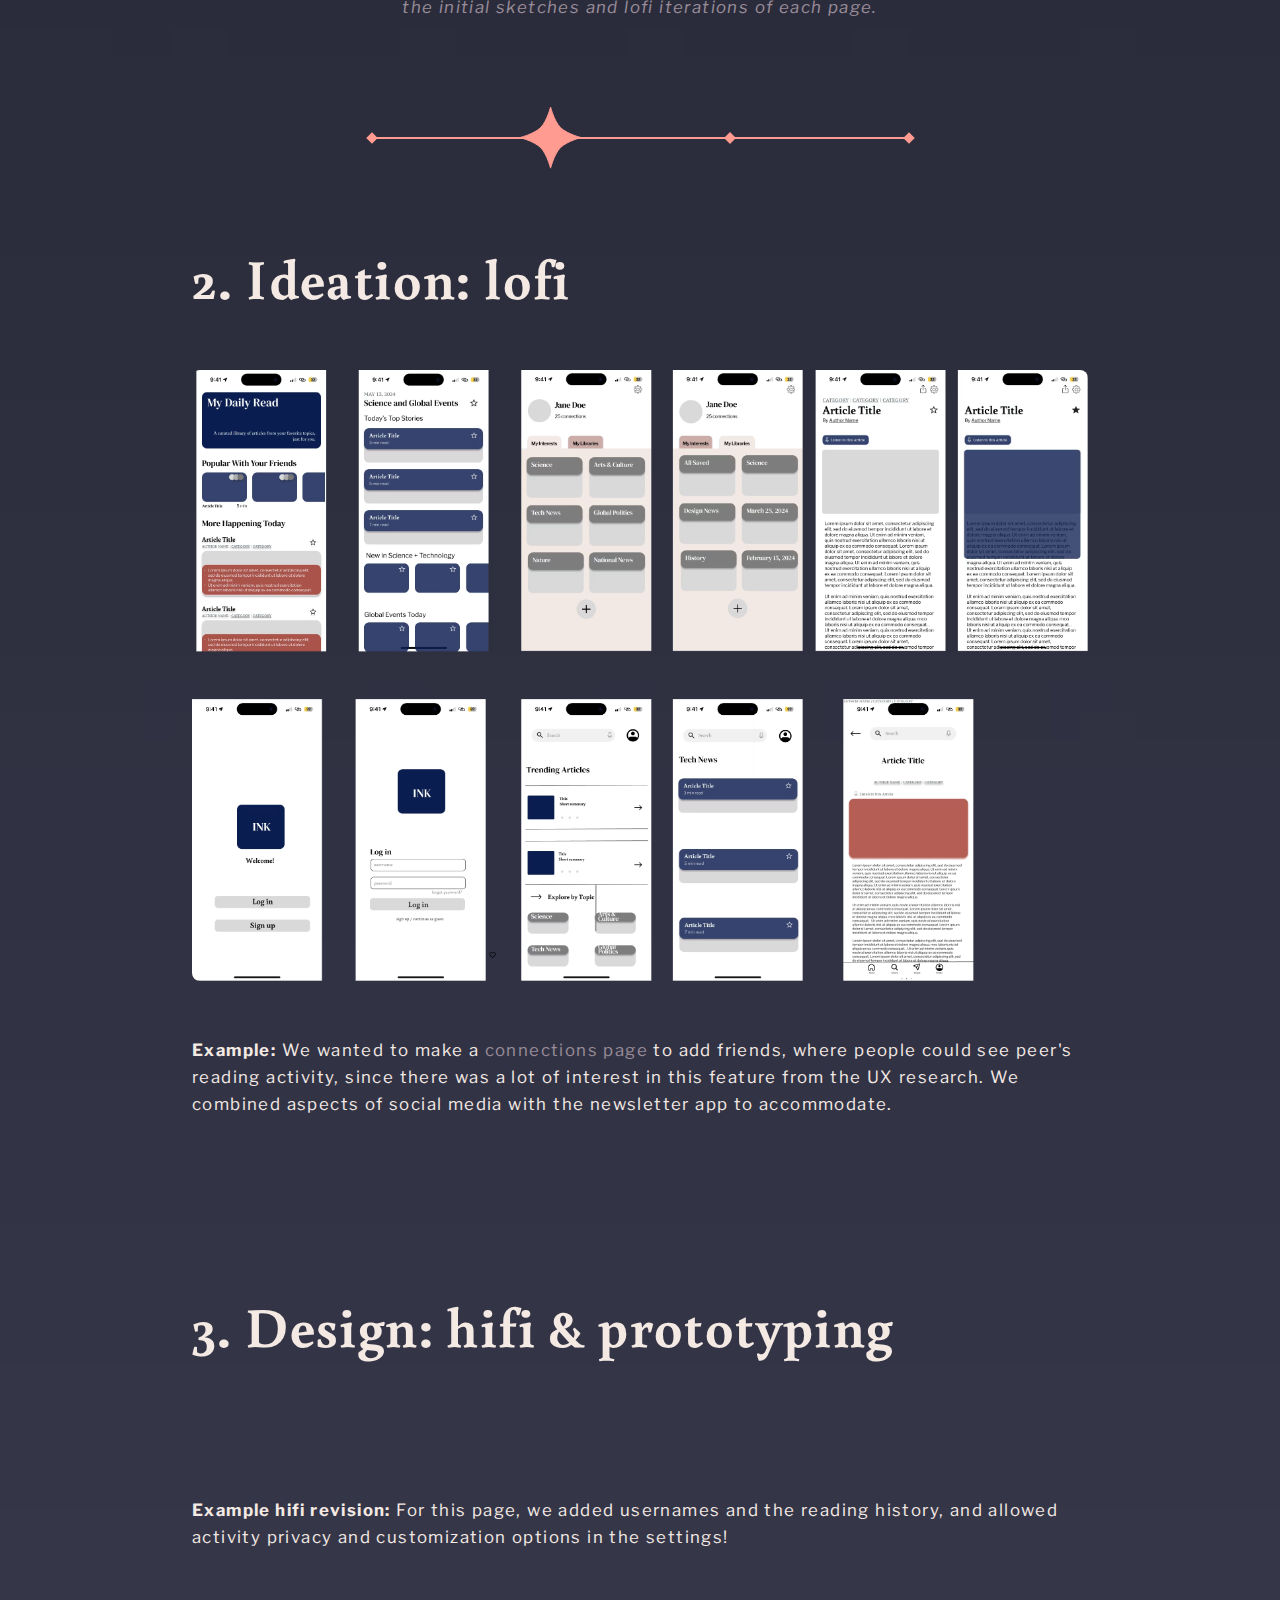
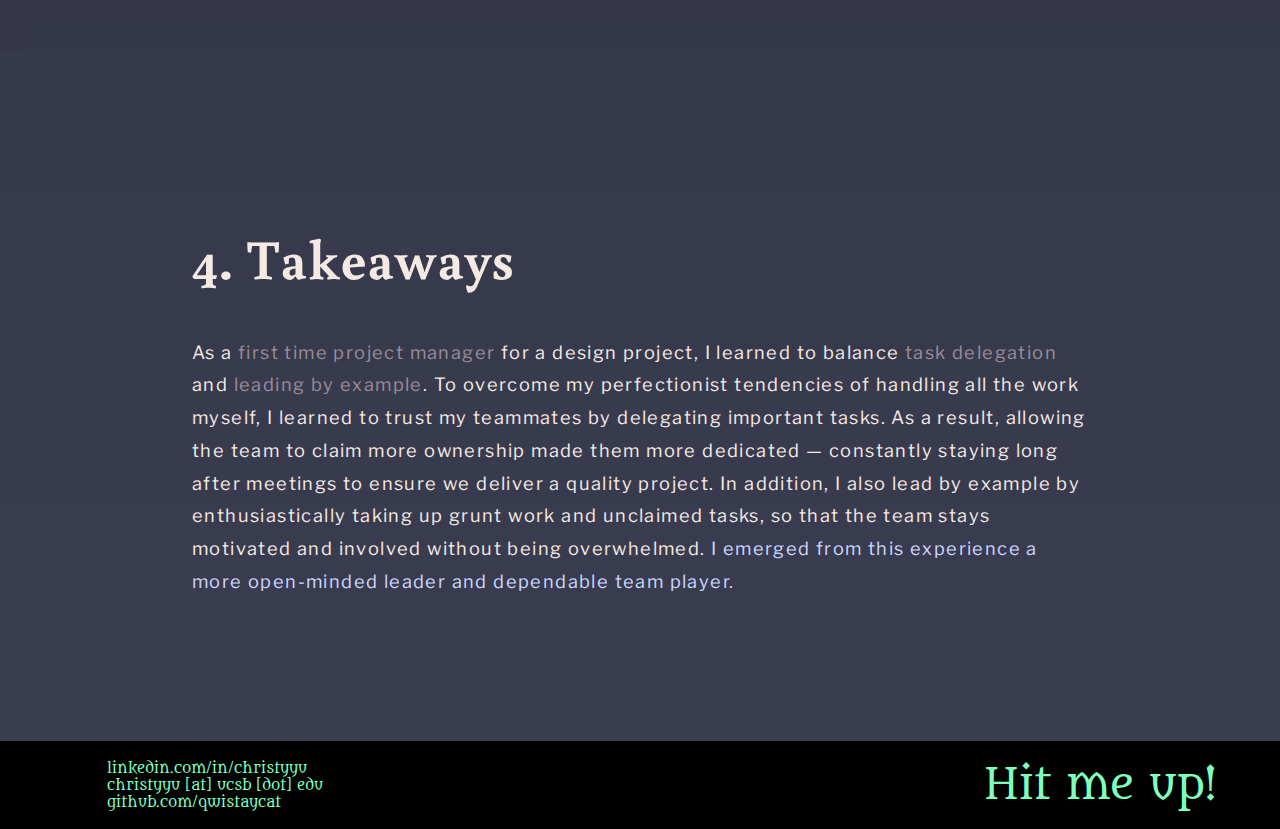
<file: inkcasestudy.html>
<!DOCTYPE html>

<html lang="en">
  <head>
    <meta charset="UTF-8" />
    <meta name="viewport" content="width=device-width, initial-scale=1.0" />
    <title>Ink - Case Study</title>
    <link rel="apple-touch-icon" sizes="180x180" href="/apple-touch-icon.png" />
    <link rel="icon" type="image/png" sizes="32x32" href="/favicon-32x32.png" />
    <link rel="icon" type="image/png" sizes="16x16" href="/favicon-16x16.png" />
    <link rel="manifest" href="/site.webmanifest" />
    <link rel="stylesheet" href="inkcasestudy.css" />
    <link rel="preconnect" href="https://fonts.googleapis.com" />
    <link rel="preconnect" href="https://fonts.gstatic.com" crossorigin />
    <link
      href="https://fonts.googleapis.com/css2?family=DM+Serif+Text:ital@0;1&family=Libre+Franklin:ital,wght@0,100..900;1,100..900&family=Metamorphous&family=Monda:wght@400..700&family=Oi&family=Syne+Mono&display=swap"
      rel="stylesheet"
    />
    <link
      href="https://fonts.googleapis.com/css2?family=Buenard:wght@400;700&display=swap"
      rel="stylesheet"
    />
    <script defer src="script.js"></script>
  </head>
  <body>
    <div class="menu_buttons">
      <img class="menu_dark" src="images/menu_dark.svg" alt="menu" />
    </div>
    <nav class="menu">
      <div class="menuWords">
        <a href="index.html">HOME</a>
        <a href="about.html">ABOUT</a>
        <a class="portfolio-link" href="portfolio.html">PORTFOLIO</a>
      </div>
    </nav>
    <div class="hero-wrapper">
      <div class="hero">
        <img
          class="title"
          src="images/inkcasestudy/title_inkcasestudy.avif"
          alt="Ink"
        />
        <h1 class="subtitle">Newsletter Curator</h1>
      </div>
      <div class="content-wrapper">
        <div class="intro-content">
          <p class="intro">
            I lead this UI/UX project in SB Creative Labs' Project Teams program in
            spring 2024, as a first-time project manager. In 8 weeks, my team of
            4 conducted research, designed, and presented a case study for a
            <span style="color: #ccd7ff;"
              >mobile app that curates newsletters for different interests — any
              interests generic or niche — to help users explore their
              hobbies.</span
            >
          </p>
          <p class="intro">Features include:</p>
          <ul class="feature-list">
            <li>Daily recommendations</li>
            <li>
              Personal Library of saved articles and topics, Pinterest-Styled
            </li>
            <li>Trending articles, and popular among friends</li>
            <li>Annotation mode while reading</li>
            <li>...more!</li>
          </ul>
        </div>

        <div class="demo-section">
          <video autoplay loop muted playsinline>
            <source src="videos/inkcasestudy/ink_demo.mp4" type="video/mp4" />
          </video>
        </div>
      </div>
    </div>

    <div class="inkmenu">
      <ol class="menusection">
        <li><a href="#preliminary-research">Preliminary Research</a></li>
        <li><a href="#ideation">Ideation: lofi</a></li>
        <li><a href="#design">Design: hifi & prototyping</a></li>
        <li><a href="#takeaways">Takeaways</a></li>
      </ol>
      <img
        src="images/inkcasestudy/ink_phone.avif"
        alt="Ink mobile app icon"
        loading="lazy"
      />
    </div>

    <section id="preliminary-research" class="research-section">
      <div class="divider divider1">
        <img
          src="images/inkcasestudy/divider1.svg"
          alt="divider"
          loading="lazy"
        />
      </div>
      <h2 class="section-title">1. Preliminary Research</h2>

      <h3 class="subsection-title">Competitive Research</h3>

      <img
        src="images/inkcasestudy/competitive_research.avif"
        alt="Competitive Research"
        class="research-image"
        loading="lazy"
      />

      <p class="research-description">
        We researched relevant websites — such as Pinterest, Apple News, Print
        Magazine, Nightingale, Spotify, Facebook, and Instagram — and
        consolidated features we loved, disliked, and could improve on for our
        app.
      </p>

      <h3 class="subsection-title">User Research</h3>
      <p class="research-description">
        Our method was to conduct both
        <span class="secondary-highlight">surveys</span> and
        <span class="secondary-highlight">interviews</span>. We sought specific
        quantitative data through the survey — for example: how often users read
        articles, or what apps and devices they use. Interviews focused on
        personal feedback, asking questions like how users stay updated on
        current news, or are there any specific issues users run into when
        accessing articles online.
        <span class="primary-highlight"
          >We found that people valued user-friendly accessibility and
          interface, privacy and allowing users to choose what they share to
          friends, and having a wide variety of content with well-organized
          navigation for easy access to different articles.</span
        >
      </p>

      <img
        src="images/inkcasestudy/survey_questions.avif"
        alt="Survey and Interview Questions"
        class="research-image"
        loading="lazy"
      />
      <p class="research-description image-caption">
        Brainstorming and finalizing questions for UX research.
      </p>

      <h3 class="subsection-title">User Personas</h3>
      <div class="personas-grid">
        <div class="persona-card">
          <img
            src="images/inkcasestudy/persona_hannah.avif"
            alt="Hannah Moore Persona"
            loading="lazy"
          />
        </div>

        <div class="persona-card">
          <img
            src="images/inkcasestudy/persona_lila.avif"
            alt="Lila Harper Persona"
            loading="lazy"
          />
        </div>

        <div class="persona-card">
          <img
            src="images/inkcasestudy/persona_jared.avif"
            alt="Jared Smith Persona"
            loading="lazy"
          />
        </div>

        <p class="personas-description">
          User personas were made to help understand the different possible
          profiles and user-styles that might use our app.
        </p>
      </div>

      <h3 class="subsection-title features-title">
        Finalizing features & pages
      </h3>
      <div class="features-content">
        <div class="features-grid">
          <p class="research-description affinity-map-description">
            Based on the research results, we came up with features we want to
            implement or improve upon in our app.
            <span class="primary-highlight"
              >The biggest pain points we found were privacy concerns in regards
              to what users were reading, biased news articles, running into
              paywalls, and accessibility and interface navigation in existing
              apps.</span
            >
          </p>

          <img
            src="images/inkcasestudy/features_affinity.avif"
            alt="Features affinity map"
            class="research-image affinity-map"
            loading="lazy"
          />
        </div>

        <img
          src="images/inkcasestudy/flowchart.avif"
          alt="App flowchart"
          class="research-image flowchart"
          loading="lazy"
        />

        <p class="research-description image-caption flowchart-caption">
          We made a flowchart to help us understand interactions between pages —
          this helped us design the initial sketches and lofi iterations of each
          page.
        </p>
      </div>

      <div class="divider divider2">
        <img
          src="images/inkcasestudy/divider2.svg"
          alt="divider"
          loading="lazy"
        />
      </div>
    </section>

    <section id="ideation" class="research-section">
      <h2 class="section-title">2. Ideation: lofi</h2>

      <div class="lofi-screens">
        <img
          src="images/inkcasestudy/lofi_screens.avif"
          alt="Low fidelity wireframes showing various app screens"
          loading="lazy"
          class="research-image"
        />
      </div>

      <div class="example-feature">
        <p class="research-description">
          <strong>Example:</strong> We wanted to make a
          <span class="secondary-highlight">connections page</span> to add
          friends, where people could see peer's reading activity, since there
          was a lot of interest in this feature from the UX research. We
          combined aspects of social media with the newsletter app to
          accommodate.
        </p>

        <div class="feature-comparison">
          <img
            src="images/inkcasestudy/sketch_friends.avif"
            alt="Sketch of friends feature"
            loading="lazy"
            class="sketch-image"
          />
          <img
            src="images/inkcasestudy/arrow.svg"
            alt="Arrow pointing to implementation"
            loading="lazy"
            class="arrow-image"
          />
          <img
            src="images/inkcasestudy/friends_implementation.avif"
            alt="Final implementation of friends feature"
            loading="lazy"
            class="implementation-image"
          />
        </div>
      </div>

      <div class="divider">
        <img
          src="images/inkcasestudy/divider3.svg"
          alt="divider"
          loading="lazy"
        />
      </div>
    </section>

    <section id="design" class="research-section">
      <h2 class="section-title">3. Design: hifi & prototyping</h2>

      <div class="hifi-design">
        <img
          src="images/inkcasestudy/hifi_styleguide.avif"
          alt="High fidelity style guide showing colors, typography, and UI elements"
          loading="lazy"
          class="research-image"
        />
      </div>

      <div class="example-feature">
        <p class="research-description">
          <strong>Example hifi revision:</strong> For this page, we added
          usernames and the reading history, and allowed activity privacy and
          customization options in the settings!
        </p>

        <div class="feature-comparison hifi-comparison">
          <img
            src="images/inkcasestudy/friends_implementation.avif"
            alt="Original friends page design"
            loading="lazy"
            class="sketch-image hifi-before"
          />
          <img
            src="images/inkcasestudy/arrow.svg"
            alt="Arrow pointing to implementation"
            loading="lazy"
            class="arrow-image"
          />
          <img
            src="images/inkcasestudy/hifi_after.avif"
            alt="Updated friends page with privacy settings"
            loading="lazy"
            class="implementation-image hifi-after"
          />
        </div>
      </div>

      <div class="divider">
        <img
          src="images/inkcasestudy/divider4.svg"
          alt="divider"
          loading="lazy"
        />
      </div>
    </section>

    <section id="takeaways" class="research-section takeaways">
      <h2 class="section-title">4. Takeaways</h2>

      <p class="research-description">
        As a
        <span class="secondary-highlight">first time project manager</span> for
        a design project, I learned to balance
        <span class="secondary-highlight">task delegation</span> and
        <span class="secondary-highlight">leading by example</span>. To overcome
        my perfectionist tendencies of handling all the work myself, I learned
        to trust my teammates by delegating important tasks. As a result,
        allowing the team to claim more ownership made them more dedicated —
        constantly staying long after meetings to ensure we deliver a quality
        project. In addition, I also lead by example by enthusiastically taking
        up grunt work and unclaimed tasks, so that the team stays motivated and
        involved without being overwhelmed.
        <span class="primary-highlight"
          >I emerged from this experience a more open-minded leader and
          dependable team player.</span
        >
      </p>

      <div class="divider divider5">
        <img
          src="images/inkcasestudy/divider5.svg"
          alt="divider"
          loading="lazy"
        />
      </div>
    </section>

    <div class="contact">
      <div class="links">
        <div class="linkedin">
          <img src="images/LinkedIn.avif" alt="LinkedIn logo" loading="lazy" />
          <a
            href="https://www.linkedin.com/in/christyyu"
            target="_blank"
            rel="noopener noreferrer"
            >linkedin.com/in/christyyu</a
          >
        </div>
        <div class="email">
          <img src="images/Email.avif" alt="email logo" loading="lazy" />
          <p>christyyu [at] ucsb [dot] edu</p>
        </div>
        <div class="github">
          <img src="images/GitHub.avif" alt="github logo" loading="lazy" />
          <a
            href="https://github.com/qwistaycat"
            target="_blank"
            rel="noopener noreferrer"
            >github.com/qwistaycat</a
          >
        </div>
      </div>
      <p>Hit me up!</p>
    </div>
  </body>
</html>
</file>
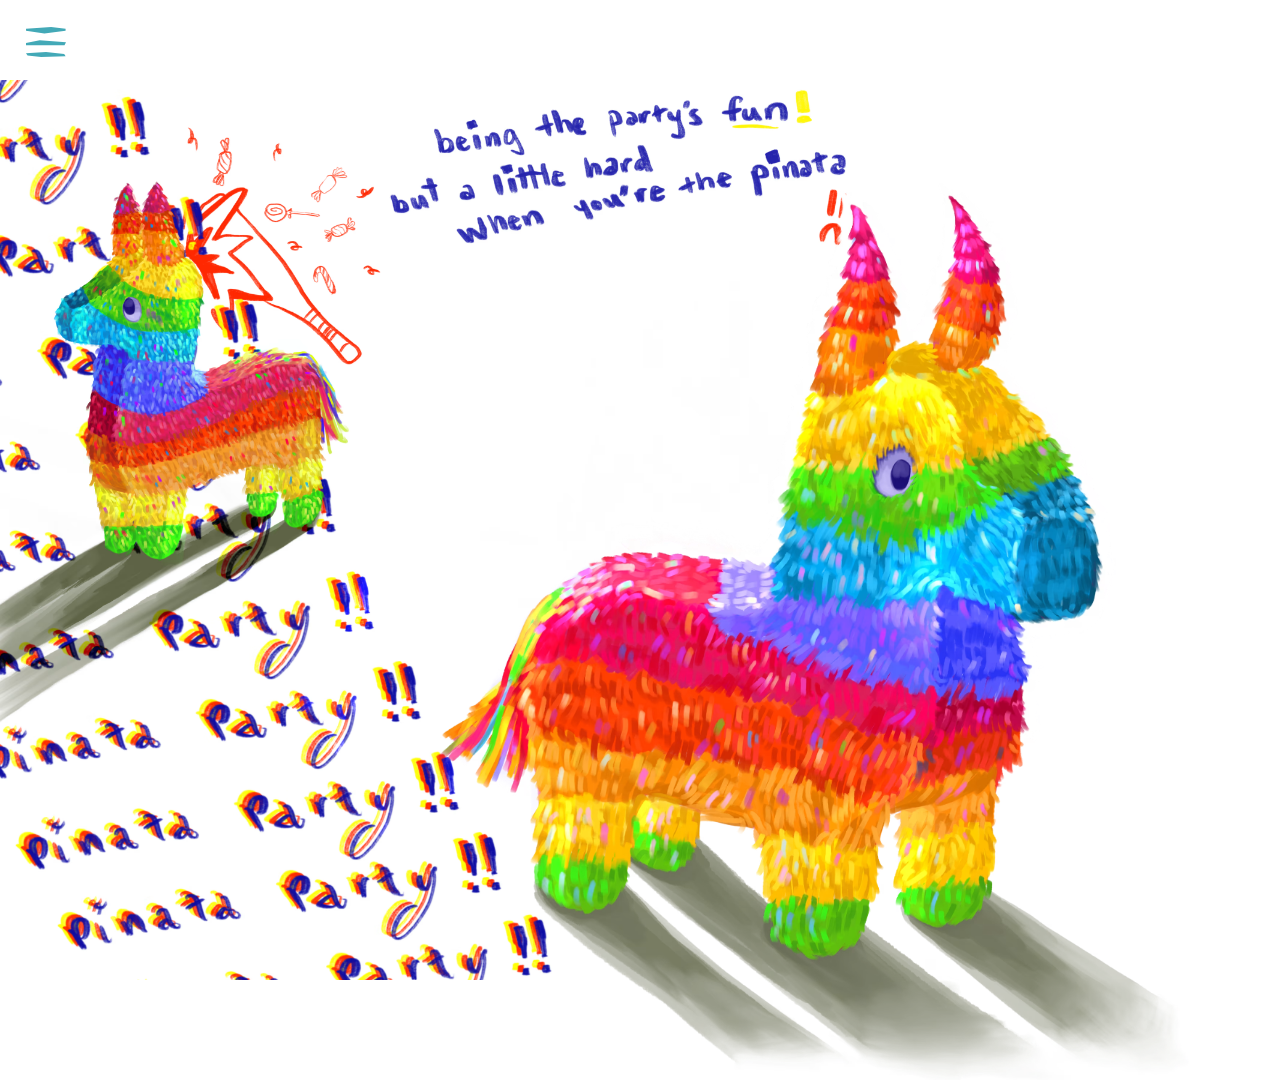
<file: pinataparty.html>
<!DOCTYPE html>

<html lang="en">
    <head>
        <meta charset="UTF-8">
        <meta name="viewport" content="width=device-width, initial-scale=1.0, maximum-scale=1.0, user-scalable=no">
        <title>PINATA PARTY!</title>
        <link rel="apple-touch-icon" sizes="180x180" href="/apple-touch-icon.png">
        <link rel="icon" type="image/png" sizes="32x32" href="/favicon-32x32.png">
        <link rel="icon" type="image/png" sizes="16x16" href="/favicon-16x16.png">
        <link rel="manifest" href="/site.webmanifest">
        <link rel="stylesheet" href="pinataparty.css">
        <link rel="preconnect" href="https://fonts.googleapis.com">
        <link rel="preconnect" href="https://fonts.gstatic.com" crossorigin>
        <link href="https://fonts.googleapis.com/css2?family=Metamorphous&family=Monda&family=Oi&family=Syne+Mono&display=swap" rel="stylesheet">
        <script defer src="pinataparty.js"></script>
    </head>
    <body>
        <div class="menu_buttons">
            <img class="menu_dark" src="images/menu_dark.svg" alt="menu">
        </div>
        <div class="menu">
            <div class="menuWords">
                <a href="index.html">HOME</a>
                <a href="about.html">ABOUT</a>
                <a style="color:#FF005C;" href="portfolio.html">PORTFOLIO</a>
            </div>
            <!-- toggle this with sun.svg when clicked -->
        </div>




        <img class = "bg" src="images/pinataparty/bg_pinataparty.avif">
        <img class = "pinata pinatahover" src="images/pinataparty/pinata.avif">








        
    </body>
</html>
</file>
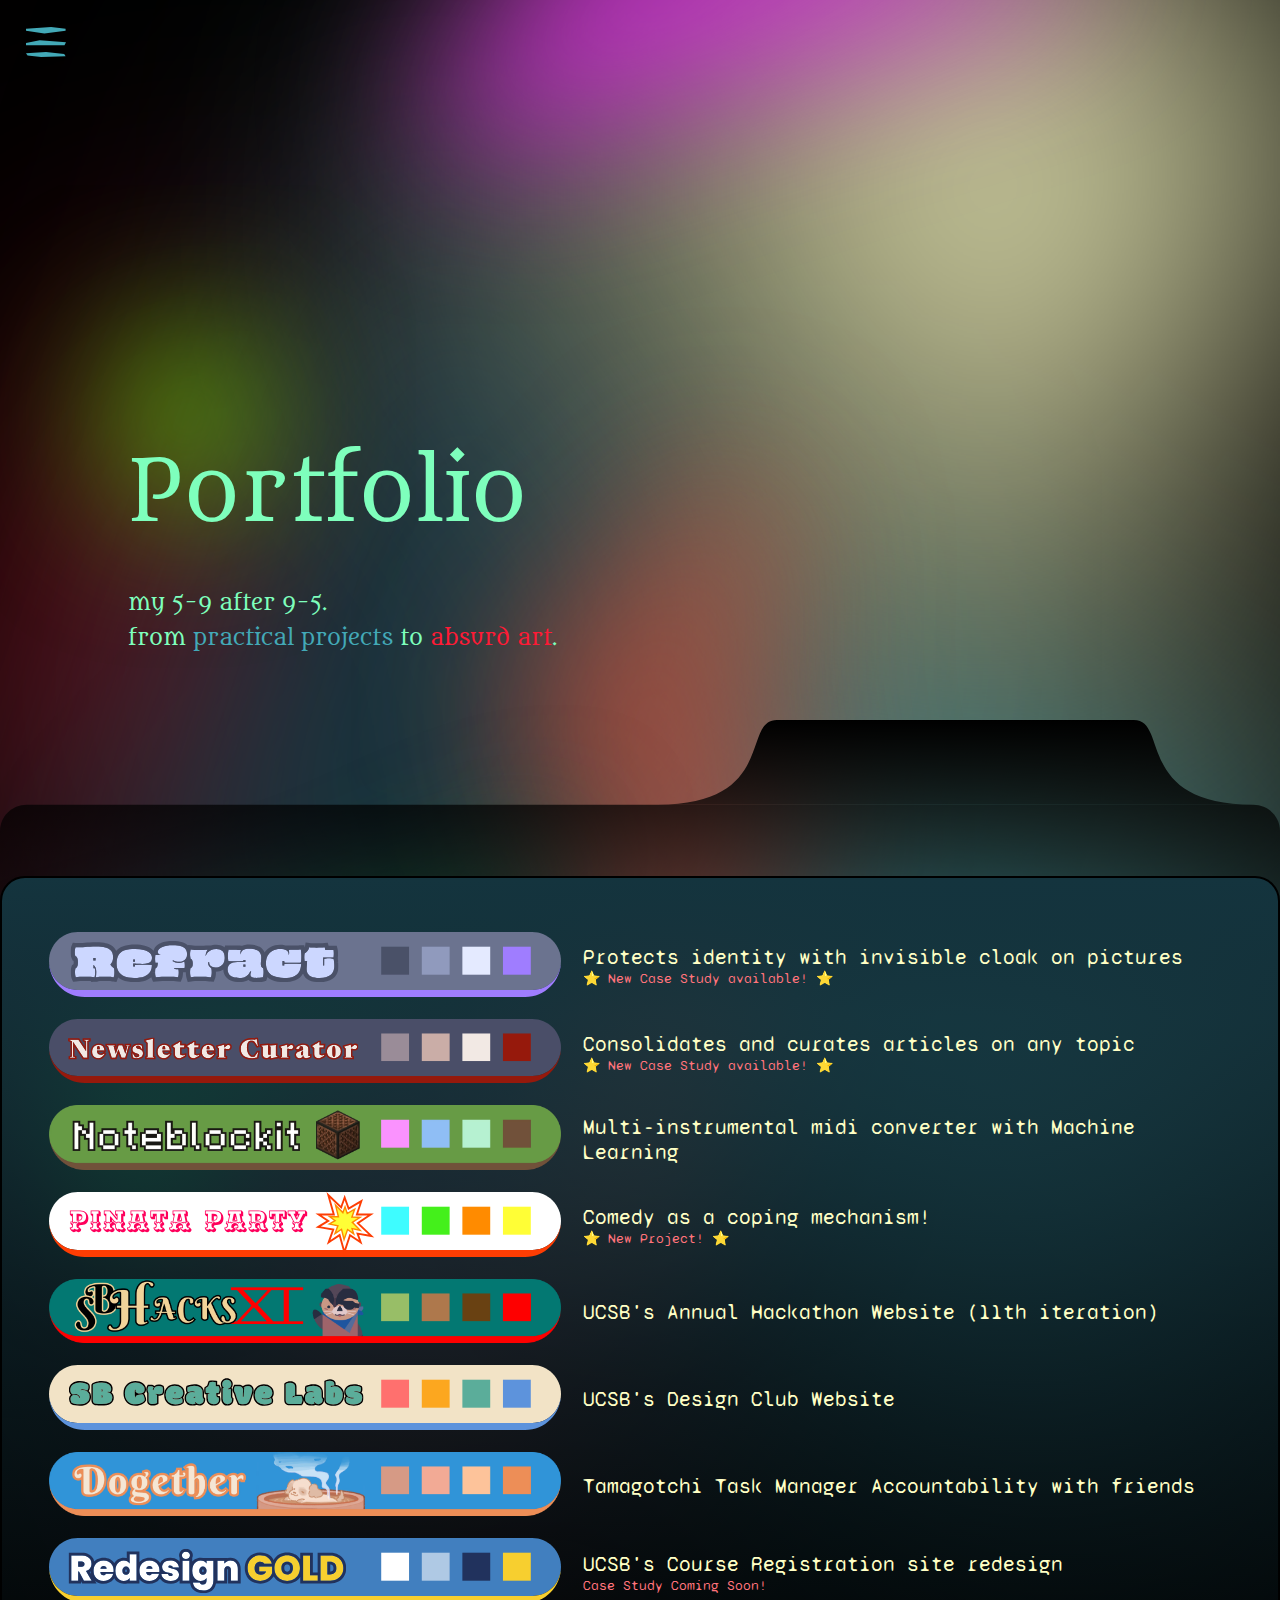
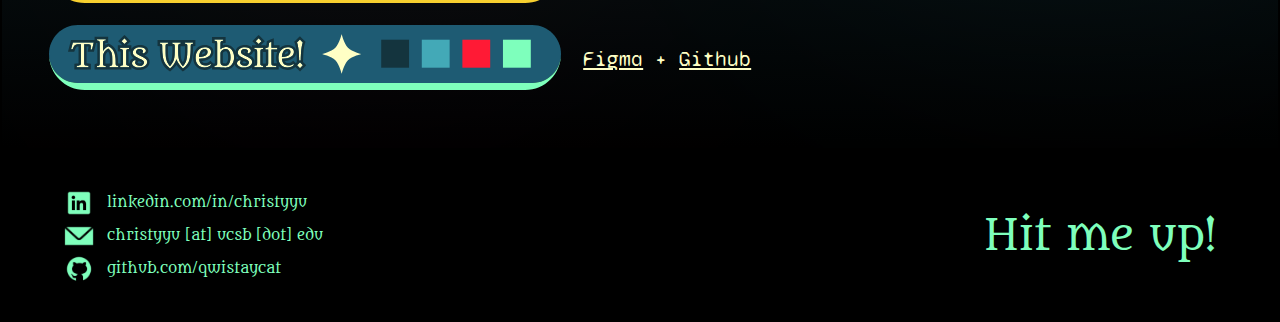
<file: portfolio.html>
<!DOCTYPE html>
<html lang="en">
    <head>
        <meta charset="UTF-8">
        <meta name="viewport" content="width=device-width, initial-scale=1.0">
        <title>Home</title>
        <link rel="apple-touch-icon" sizes="180x180" href="/apple-touch-icon.png">
        <link rel="icon" type="image/png" sizes="32x32" href="/favicon-32x32.png">
        <link rel="icon" type="image/png" sizes="16x16" href="/favicon-16x16.png">
        <link rel="manifest" href="/site.webmanifest">
        <link rel="stylesheet" href="style_portfolio.css">
        <link rel="preconnect" href="https://fonts.googleapis.com">
        <link rel="preconnect" href="https://fonts.gstatic.com" crossorigin>
        <link href="https://fonts.googleapis.com/css2?family=Metamorphous&family=Syne+Mono&display=swap" rel="stylesheet">
        <!-- Add this in your <head> section -->
        <link rel="preload" as="image" href="images/works_cards/refract_hover.svg">
        <link rel="preload" as="image" href="images/works_cards/refract_onclick.svg">
        <link rel="preload" as="image" href="images/works_cards/noteblockit_hover.avif">
        <link rel="preload" as="image" href="images/works_cards/noteblockit_onclick.avif">
        <link rel="preload" as="image" href="images/works_cards/newsletter_hover.svg">
        <link rel="preload" as="image" href="images/works_cards/newsletter_onclick.svg">
        <link rel="preload" as="image" href="images/works_cards/sbhacks_hover.avif">
        <link rel="preload" as="image" href="images/works_cards/sbhacks_onclick.avif">
        <link rel="preload" as="image" href="images/works_cards/sbcl_hover.svg">
        <link rel="preload" as="image" href="images/works_cards/sbcl_onclick.svg">
        <link rel="preload" as="image" href="images/works_cards/dogether_hover.avif">
        <link rel="preload" as="image" href="images/works_cards/dogether_onclick.avif">
        <link rel="preload" as="image" href="images/works_cards/pinataparty_hover.svg">
        <link rel="preload" as="image" href="images/works_cards/pinataparty_onclick.svg">
        <script defer src="script.js"></script>
    </head>
    <body>
        <div class="menu_buttons">
            <img class="menu_dark" src="images/menu_dark.svg" alt="menu">
        </div>
        <div class="menu">
            <div class="menuWords">
                <a href="index.html">HOME</a>
                <a href="about.html">ABOUT</a>
                <a style="color:#7effbc" href="portfolio.html">PORTFOLIO</a>
            </div>
            <!-- toggle this with sun.svg when clicked -->
        </div>
        
        <div class="greetings">Portfolio</div>
        <div class="tagline">my 5-9 after 9-5. </div>
        <div class="tagline2">from <span style="color: #43A9B7;">practical projects</span> to <span style="color: #FF1A35;">absurd art</span>.</div>
        <!-- <img class="blur" src="images/BLUR_dark.svg" alt="greetings background blur"> -->


        <img class="folder" src="images/folder_dark.svg" alt="portfolio">
        <!-- HOW DO I FIT THIS FUCKING FOLDER IN FHEWUIAHFIWLAUHFCIUWAHFLIUWEAHFIULCWAHWEUAILFAW STUPID ANIMATIONS -->


        <div class="worksfolder">
            <!-- <ul class="checklist">
                <li>Dev</li>
                <li>Design</li>
                <li>Graphics</li>
            </ul>

            <img class ="portDiv" src="images/portfolio_divider_dark.svg"> -->

            <div class="works">
                <div class="work">
                    <a href="refractcasestudy.html">
                        <img class="portfoliocard" src="images/works_cards/refract.svg">
                    </a>
                    <div>
                        <p>Protects identity with invisible cloak on pictures</p>
                        <p class="new">⭐ New Case Study available! ⭐</p>
                    </div>
                </div>
                <div class="work">
                    <a href="inkcasestudy.html">
                        <img class="portfoliocard" src="images/works_cards/newsletter.svg">
                    </a>
                    <div>
                        <p>Consolidates and curates articles on any topic</p>
                        <p class="new">⭐ New Case Study available! ⭐</p>
                    </div>
                </div>
                <div class="work">
                    <a href="https://github.com/Ononymous/Noteblockit">
                        <img class="portfoliocard" src="images/works_cards/noteblockit.avif">
                    </a>
                    <p>Multi-instrumental midi converter with Machine Learning</p>
                </div>
                <div class="work">
                    <a href="pinataparty.html">
                        <img class="portfoliocard" src="images/works_cards/pinataparty.svg">
                    </a>
                    <div>
                        <p>Comedy as a coping mechanism!</p>
                        <p class="new">⭐ New Project! ⭐</p>
                    </div>
                </div>
                <div class="work">
                    <a href="https://2025.sbhacks.com/">
                        <img class="portfoliocard" src="images/works_cards/sbhacks.avif">
                    </a>
                    <p>UCSB's Annual Hackathon Website (11th iteration)</p>
                </div>
                <div class="work">
                    <a href="https://www.sbcreativelab.com/">
                        <img class="portfoliocard" src="images/works_cards/sbcl.svg">
                    </a>
                    <p>UCSB's Design Club Website</p>
                </div>
                <div class="work">
                    <a href="https://github.com/SwiftWinds/do-gether">
                        <img class="portfoliocard" src="images/works_cards/dogether.avif">
                    </a>
                    <p>Tamagotchi Task Manager Accountability with friends</p>
                </div>
                <div class="work">
                    <a>
                        <img class="portfoliocard" src="images/works_cards/gold.svg">
                    </a>
                    <div>
                        <p>UCSB's Course Registration site redesign</p>
                        <p class="new">Case Study Coming Soon!</p>
                    </div>
                </div>
                <div class="work">
                    <a>
                        <img class="portfoliocard" src="images/works_cards/thisweb.svg">
                    </a>
                    <p><a href="https://www.figma.com/design/6V9TPgJG1qymCzlyPNYnpV/the-design-hovel-hole?node-id=772-1290&t=SmtKuqF1NarUOlg2-1">Figma</a> + <a href="https://github.com/qwistaycat/christyyu.me">Github</a></p>
                </div>
            </div>
        </div>



        <div class="contact">
            <div class="links">
                <div class="linkedin">
                    <img src="images/LinkedIn.avif" alt="LinkedIn logo">
                    <a href="https://www.linkedin.com/in/christyyu" target="_blank" rel="noopener noreferrer">linkedin.com/in/christyyu</a>
                </div>
                <div class="email">
                    <img src="images/Email.avif" alt="email logo">
                    <p>christyyu [at] ucsb [dot] edu</p>
                </div>
                <div class="github">
                    <img src="images/GitHub.avif" alt="github logo">
                    <a href="https://github.com/qwistaycat" target="_blank" rel="noopener noreferrer">github.com/qwistaycat</a>
                </div>
            </div>
            <p>Hit me up!</p>
        </div>
    </body>
</html>
</file>
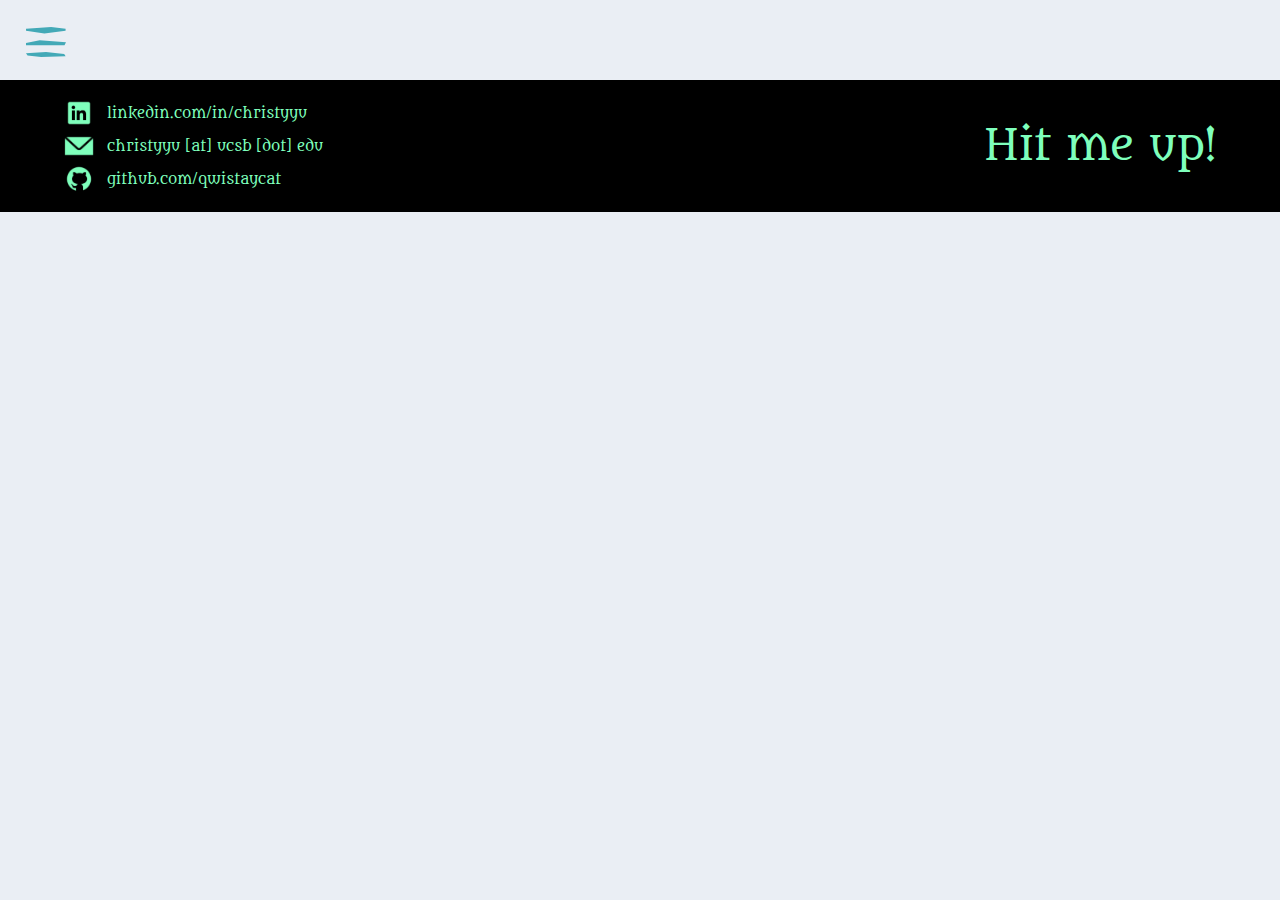
<file: redesignGOLD.html>
<!DOCTYPE html>

<html lang="en">
    <head>
        <meta charset="UTF-8">
        <meta name="viewport" content="width=device-width, initial-scale=1.0, maximum-scale=1.0, user-scalable=no">
        <title>Redesigning GOLD - Case Study</title>
        <link rel="apple-touch-icon" sizes="180x180" href="/apple-touch-icon.png">
        <link rel="icon" type="image/png" sizes="32x32" href="/favicon-32x32.png">
        <link rel="icon" type="image/png" sizes="16x16" href="/favicon-16x16.png">
        <link rel="manifest" href="/site.webmanifest">
        <link rel="stylesheet" href="redesignGOLD.css">
        <link rel="preconnect" href="https://fonts.googleapis.com">
        <link rel="preconnect" href="https://fonts.gstatic.com" crossorigin>
        <link href="https://fonts.googleapis.com/css2?family=Metamorphous&family=Montserrat:ital,wght@0,100..900;1,100..900&family=Poppins:ital,wght@0,100;0,200;0,300;0,400;0,500;0,600;0,700;0,800;0,900;1,100;1,200;1,300;1,400;1,500;1,600;1,700;1,800;1,900&family=Syne+Mono&display=swap" rel="stylesheet">
        <script defer src="script.js"></script>
    </head>
    <body>
        <div class="menu_buttons">
            <img class="menu_dark" src="images/menu_dark.svg" alt="menu">
        </div>
        <div class="menu">
            <div class="menuWords">
                <a href="index.html">HOME</a>
                <a href="about.html">ABOUT</a>
                <a class="portfolio-link" href="portfolio.html">PORTFOLIO</a>
            </div>
            <!-- toggle this with sun.svg when clicked -->
        </div>




        





        <div class="contact">
            <div class="links">
                <div class="linkedin">
                    <img src="images/LinkedIn.avif" alt="LinkedIn logo">
                    <a href="https://www.linkedin.com/in/christyyu" target="_blank" rel="noopener noreferrer">linkedin.com/in/christyyu</a>
                </div>
                <div class="email">
                    <img src="images/Email.avif" alt="email logo">
                    <p>christyyu [at] ucsb [dot] edu</p>
                </div>
                <div class="github">
                    <img src="images/GitHub.avif" alt="github logo">
                    <a href="https://github.com/qwistaycat" target="_blank" rel="noopener noreferrer">github.com/qwistaycat</a>
                </div>
            </div>
            <p>Hit me up!</p>
        </div>
    </body>
</html>
</file>
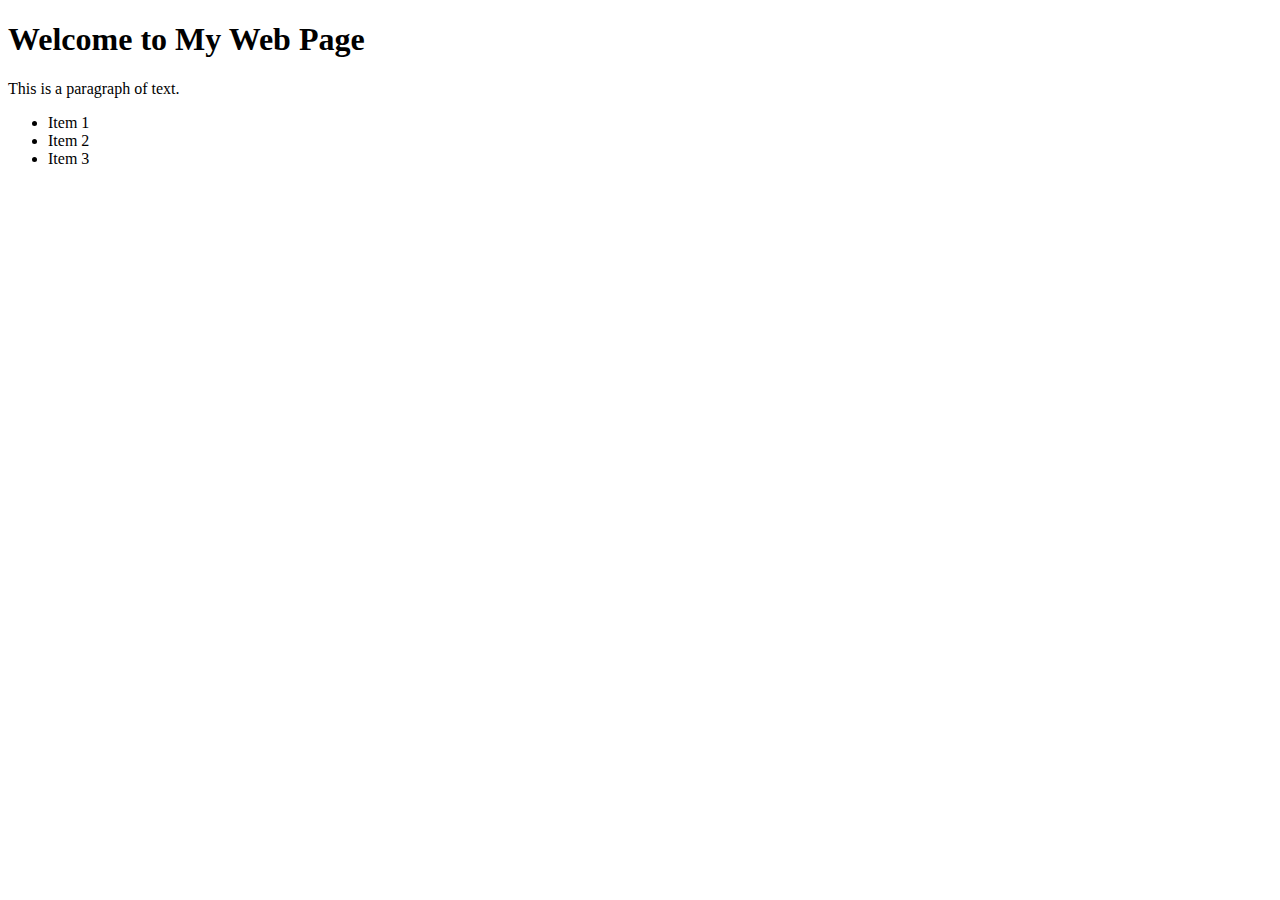
<file: test.html>
<!DOCTYPE html>
<html>
<head>
    <title>My Web Page</title>
</head>
<body>
    <h1>Welcome to My Web Page</h1>
    
    <p>This is a paragraph of text.</p>
    
    <ul>
        <li>Item 1</li>
        <li>Item 2</li>
        <li>Item 3</li>
    </ul>
    
    <script src="testscript.js"></script>
</body>
</html>
</file>
<file: style_home.css>
body {
    background-image: url("images/bg_home_dark.avif");
    background-size: cover;
    font-family: 'Metamorphous', serif;
    margin:0;
}

html {
  font-size: 16px; /* Base font size */
  scroll-behavior: smooth; /* Enable smooth scrolling */
}

/* Small phones */
@media screen and (max-width: 320px) {
  html {
    font-size: 50%; /* 8px */
  }
}

/* Larger phones */
@media screen and (min-width: 321px) and (max-width: 767px) {
  html {
    font-size: 62.5%; /* 10px */
  }
}

/* Tablets */
@media screen and (min-width: 768px) and (max-width: 1023px) {
  html {
    font-size: 75%; /* 12px */
  }
}

/* Laptops and small desktops */
@media screen and (min-width: 1024px) and (max-width: 1439px) {
  html {
    font-size: 87.5%; /* 14px */
  }
}

/* Large desktops */
@media screen and (min-width: 1440px) {
  html {
    font-size: 100%; /* 16px */
  }
}

/* Optional: Fluid scaling for very large screens */
@media screen and (min-width: 1800px) {
  html {
    font-size: calc(100% + 0.5vw);
  }
}



.menu {
  display:flex;
  flex-direction: row;
  justify-content: space-between;
  align-items: flex-start;
  position: sticky;
  top:0px; /*this code keeps the sticky*/
  padding-top: 3vh;
  padding-bottom: 3vh;
  opacity: 0%;
  background-color: black;
  z-index: 2;
  transition: opacity 0.3s ease;
  pointer-events: none;  /* Make menu unclickable by default */
} 
.menu_buttons{
  display:flex;
  justify-content: space-between;
}
.menu_dark{
  height:clamp(20px, 5vw, 30px);
  margin: 3vh 2vw;
  position: fixed;
  top:0px; /*this code keeps the sticky*/
  z-index: 3;
  transition-property: transform;
  transition-duration: .2s;
  transition-timing-function: ease-out;
}
.menu_dark{
  left:0
}
.menu_dark:hover {
  transform: scale(1.2);
}
.menuWords{
  display: flex;
  align-items: center;
  gap: 3vw;
  margin-left: 10vw;
  font-size: 1.5rem; /*24px*/
}
.menu a{
  transition-property: transform;
  transition-duration: .2s;
  transition-timing-function: ease-out;
}
.menu a:hover {
  transform: scale(1.2);
}


.greetings {
  color: #7effbc;
  font-size:6rem; /*96px*/
  margin-left: 10vw;
  margin-top: 40vh;
}
.blur {
  max-width: 90vh;
  position: absolute;
  left: 5vw;
  top: 35vh;
  z-index: -1;
}
.tagline {
  color: #7effbc;
  font-size: 1.5rem; /*24px*/
  margin-left: 10vw;
  margin-top:5vh;
  max-width: 55vw;
  margin-bottom:60vh;
}


.title{
  color: #FFF5D3;
  font-size: 3rem;  /*48px*/
}
.descrip{
  color: #FFF5D3;
  font-family: 'Syne Mono', serif;
  font-size: 1.5rem; /*24px*/
}
.role{
  color:#43A9B7;
  font-size: 1rem; /*16px*/
}
.words{
  display: flex;
  padding-left: 15vw;
}
.side{
  padding-top: 10vh;
}
.GOLD .side{
  padding-top: 0;
}
.texts{
  margin-left: 2vw;
  margin-right: 2vw;
  padding-top: 15vh;
  max-width: 30vw;
}
@media screen and (max-width: 989px) { /* if screen < 989px, then apply this css */
  .texts {
    max-width: 75%;
  }
}
.GOLD .texts{
  padding-top: 5vh;
  max-width: 65vw;
}
.GOLD, .newsletter, .refract{
  display: flex;
  flex-wrap: wrap;
  padding-top: 20vh;
  padding-bottom: 20vh;
}
.projpics{
  width:clamp(250px, 50vw, 400px);
  display: flex;
  padding-right:5vw;
  margin-left: auto;
  margin-right: auto;
  justify-content: center;
}
.GOLD .projpics{
  padding-right:0;
  display: flex;
  /* flex-wrap: wrap; */
}
.GOLD{
  display: block;
}
.pic1{
  width:clamp(300px, 45vw, 700px);
  object-fit: contain;
}
.pic2{
  margin-left: -3.38vw;
  width:clamp(100px, 29vw, 450px);
  object-fit: contain;
}
@media screen and (max-width: 1050px) {
  .GOLD .projpics {
    flex-direction: column;
    align-items: center;
  }

  .pic1 {
    width:65vw;
  }

  .pic2 {
    width: 45vw;
    margin-top: -4.65vw;
  }

  .pic1, .pic2 {
    margin-left: 0;
  }
}
@media screen and (max-width: 768px) {
  .GOLD .projpics {
    flex-direction: column;
    align-items: center;
  }

  .pic1 {
    width:75vw;
  }

  .pic2 {
    width: 55vw;
    margin-top: -5.3vw;
  }

  .pic1, .pic2 {
    margin-left: 0;
  }
}



.numbered{
  color:#43A9B7;
  font-family: 'Syne Mono', serif;
  font: size 2rem; /*32px*/
  padding-left: .4vw;
}
.star{
  width:40px;
}



.contact{
  display: flex;
  justify-content: space-between;
  color: #7effbc;
  background-color: black;
  padding: 2vh 5vw;
  font-size: 3rem; /*48px*/
  gap: 2vw;
  font-family: 'Metamorphous', serif;
  align-items: center;
  letter-spacing: normal;
}
.links{
  display: flex;
  justify-content: center;
  flex-direction: column;
  font-size: 1rem; /*16px*/
  white-space: nowrap;
  letter-spacing: normal;
}
.linkedin, .email, .github{
  display: flex;
  align-items: center;
}
.linkedin img, .email img, .github img{
  width: 30px;
  margin-right: 1vw;
}
.email p {
  margin: auto 0;
}

/* Link styles */
.contact a {
  text-decoration: none;
  color: #7effbc;
  transition: all 0.3s ease;
  margin-top: auto;
  margin-bottom: auto;
}

.contact a:hover {
  text-decoration: underline;
  color: #7effbc;
}

/* Specifically target LinkedIn and GitHub links */
.linkedin a:hover, .github a:hover {
  text-decoration: underline;
  color: #7effbc;
}

/* ===== links ====== */

/*all menu links*/
.menu a {
  text-decoration: none;
  }
/* unvisited menu links */
.menu a:link {
  color: #43A9B7; /*TODO:change*/
}
/* visited menu links */
.menu a:visited {
  color: #43A9B7; /*TODO:change*/
}

/*all contact links*/
.contact a {
  text-decoration: none;
  }
/* unvisited contact links */
.contact a:link {
  color: #7effbc; /*TODO:change*/
}
/* visited menu links */
.contact a:visited {
  color: #7effbc; /*TODO:change*/
}
</file>
<file: style_about.css>
body {
    background-image: url("images/bg_about_dark.avif");
    background-size: cover;
    font-family: 'Metamorphous', serif;
    margin:0;
}


html {
    font-size: 16px; /* Base font size */
    scroll-behavior: smooth; /* Enable smooth scrolling */
  }
  
  /* Small phones */
  @media screen and (max-width: 320px) {
    html {
      font-size: 50%; /* 8px */
    }
  }
  
  /* Larger phones */
  @media screen and (min-width: 321px) and (max-width: 767px) {
    html {
      font-size: 62.5%; /* 10px */
    }
  }
  
  /* Tablets */
  @media screen and (min-width: 768px) and (max-width: 1023px) {
    html {
      font-size: 75%; /* 12px */
    }
  }
  
  /* Laptops and small desktops */
  @media screen and (min-width: 1024px) and (max-width: 1439px) {
    html {
      font-size: 87.5%; /* 14px */
    }
  }
  
  /* Large desktops */
  @media screen and (min-width: 1440px) {
    html {
      font-size: 100%; /* 16px */
    }
  }
  
  /* Optional: Fluid scaling for very large screens */
  @media screen and (min-width: 1800px) {
    html {
      font-size: calc(100% + 0.5vw);
    }
  }


  .menu {
    display: flex;
    flex-direction: row;
    justify-content: space-between;
    align-items: flex-start;
    position: sticky;
    top: 0px;
    padding-top: 3vh;
    padding-bottom: 3vh;
    opacity: 0;
    background-color: black;
    z-index: 2;
    transition: opacity 0.3s ease;
    pointer-events: none;  /* Make menu unclickable by default */
  } 
  .menu_buttons{
    display:flex;
    justify-content: space-between;
  }
  .menu_dark{
    height:clamp(20px, 5vw, 30px);
    margin: 3vh 2vw;
    position: fixed;
    top:0px; /*this code keeps the sticky*/
    z-index: 3;
    transition-property: transform;
    transition-duration: .2s;
    transition-timing-function: ease-out;
  }
  .menu_dark{
    left:0
  }
  .menu_dark:hover {
    transform: scale(1.2);
  }
  .menuWords{
    display: flex;
    align-items: center;
    gap: 3vw;
    margin-left: 10vw;
    font-size: 1.5rem; /*24px*/
  }
  .menu a{
    transition-property: transform;
    transition-duration: .2s;
    transition-timing-function: ease-out;
  }
  .menu a:hover {
    transform: scale(1.2);
  }



.greetings {
    color: #7effbc;
    font-size: 6rem; /*TODO: change clamp lol 96px*/
    margin-left: 10vw;
    margin-top: 40vh;
}
.blur {
    max-width: 90vh;
    position: absolute;
    left: 5vw;
    top: 35vh;
    z-index: -1;
}
.tagline {
    color: #7effbc;
    font-size: 1.5rem; /*24px*/
    margin-left: 10vw;
    margin-top:5vh;
    max-width: 55vw;
}
.star_plane{
    margin-left:65vw;
    margin-top: 5vh;
    max-width: 250px;
}
/* the gap between title and menu is slightly different with home page. TODO:fix it */
.aboutme{
    display: flex;
    align-items: center;
    padding: 0 15vw;
    gap: 5vw;
    color:#43A9B7;
    font-size: 1.5rem; /*24px*/
    font-family: 'Syne Mono', serif;
}
.window{
    max-width: 55vw;
}

.divider{
    padding-left: 50%;
}


.bigheader{
    color:#FFFFC5;
    font-size: 4rem; /*64px*/
    font-family: "Metamorphous", serif;
    margin: 0;
}
.text{
    color:#FFFFC5;
    font-size: 1.5rem; /*24px*/
    font-family: 'Syne Mono', serif;
}
.story{
    padding: 20vh 15vw;
}
.resume{
    padding: 20vh 15vw;
    font-family: 'Syne Mono', serif;
}
.category{
    font-size: 1.5rem; /*24px*/
    color:#43A9B7;
}
.title{
    font-size: 1.5em; /*24px*/
    background-color: #FFFFC5;
    opacity: 0.60;
    padding: 1vh .7vw;
    border-radius: 5px;
    display: inline-block;  
    margin: 0;
}
ul{
    color: #FFFFC5;
    font-size: 1em; /*16px*/
}
.pt1{
    display: flex;
    gap: 10vw;
}

.art{
    display: flex;
    color:#FFFFC5;
    justify-content: center;
    padding-top: 10vh;
    padding-bottom: 10vh;
}
.artworks{
    padding: 0 5vw;
    display: flex;
    gap: 1vw;
    justify-content: center;
    flex-wrap: wrap;
}
.artworks img{
    max-width: 500px;
    min-width: 200px;

}


.contact{
    display: flex;
    justify-content: space-between;
    color: #7effbc;
    background-color: black;
    padding: 2vh 5vw;
    font-size: 3rem; /*48px*/
    gap: 2vw;
    font-family: 'Metamorphous', serif;
    align-items: center;
    letter-spacing: normal;
}
.links{
    display: flex;
    justify-content: center;
    flex-direction: column;
    font-size: 1rem; /*16px*/
    white-space: nowrap;
    letter-spacing: normal;
}
.linkedin, .email, .github{
    display: flex;
    align-items: center;
}
.linkedin img, .email img, .github img{
    width: 30px;
    margin-right: 1vw;
}
.email p {
    margin: auto 0;
}

/* ===== links ====== */

/*all menu links*/
.menu a {
    text-decoration: none;
    }
  /* unvisited menu links */
.menu a:link {
    color: #43A9B7; /*TODO:change*/
  }
  /* visited menu links */
.menu a:visited {
    color: #43A9B7; /*TODO:change*/
  }

/*all contact links*/
.contact a {
    text-decoration: none;
    }
  /* unvisited contact links */
.contact a:link {
    color: #7effbc; /*TODO:change*/
  }
  /* visited menu links */
.contact a:visited {
    color: #7effbc; /*TODO:change*/
  }
/* Link styles */
.contact a {
  color: #7effbc;
  transition: all 0.3s ease;
  margin-top: auto;
  margin-bottom: auto;
}

.contact a:hover {
  text-decoration: underline;
  color: #7effbc;
}

/* Specifically target LinkedIn and GitHub links */
.linkedin a:hover, .github a:hover {
  text-decoration: underline;
  color: #7effbc;
}
</file>
<file: inkcasestudy.css>
body {
  background-image: url("images/inkcasestudy/bg_inkcasestudy.avif");
  background-size: cover;
  font-family: var(--font-primary);
  letter-spacing: 0.1rem;
  margin: 0;
}

html {
  font-size: 16px; /* Base font size */
  scroll-behavior: smooth; /* Enable smooth scrolling */
}

/* Small phones */
@media screen and (max-width: 320px) {
  html {
    font-size: 50%; /* 8px */
  }
}

/* Larger phones */
@media screen and (min-width: 321px) and (max-width: 767px) {
  html {
    font-size: 62.5%; /* 10px */
  }
}

/* Tablets */
@media screen and (min-width: 768px) and (max-width: 1023px) {
  html {
    font-size: 75%; /* 12px */
  }
}

/* Laptops and small desktops */
@media screen and (min-width: 1024px) and (max-width: 1439px) {
  html {
    font-size: 87.5%; /* 14px */
  }
}

/* Large desktops */
@media screen and (min-width: 1440px) {
  html {
    font-size: 100%; /* 16px */
  }
}

/* Optional: Fluid scaling for very large screens */
@media screen and (min-width: 1800px) {
  html {
    font-size: calc(100% + 0.5vw);
  }
}

.menu {
  display: flex;
  flex-direction: row;
  justify-content: space-between;
  align-items: flex-start;
  position: sticky;
  top: 0px;
  padding: 3vh 0;
  opacity: 0;
  background-color: var(--bg-dark);
  z-index: 4;
  font-family: var(--font-secondary);
  letter-spacing: normal;
  transition: opacity var(--transition-duration) ease;
  pointer-events: none; /* Make menu unclickable by default */
}

.menu_buttons {
  display: flex;
  justify-content: space-between;
}

.menu_dark {
  height: clamp(20px, 5vw, 30px);
  margin: 3vh 2vw;
  position: fixed;
  top: 0;
  left: 0;
  z-index: 5;
  transition: transform var(--transition-duration) ease-out;
}

.menu_dark:hover {
  transform: scale(1.2);
}

.menu_dark:hover {
  cursor: pointer;
}

.menuWords {
  display: flex;
  align-items: center;
  gap: 3vw;
  margin-left: 10vw;
  font-size: 1.5rem;
  letter-spacing: normal;
}

.menu .menuWords .portfolio-link {
  color: var(--text-light);
}

.menu a {
  transition: transform var(--transition-duration) ease-out;
  text-decoration: none;
}

.menu a:hover {
  transform: scale(1.2);
}

.menu a:link,
.menu a:visited {
  color: var(--accent-blue);
}

.title {
  margin: 0;
  display: flex;
  justify-self: center;
}
.subtitle {
  font-family: var(--font-title);
  font-size: 2.75rem;
  color: #f4e9e3;
  margin: 0;
  display: flex;
  justify-content: center;
}
.intro,
.feature-list,
.research-description {
  font-family: var(--font-body);
}

.intro {
  color: #f4e9e3;
  font-size: 1.5rem; /* Increased from default size */
  line-height: 1.3;
  font-weight: 300;
  margin-bottom: 3rem;
  padding-left: 0; /* Remove any left padding */
}

.intro span {
  color: #9a8c98;
}

.inkmenu {
  background-color: #9a8c98;
  display: flex;
  flex-direction: column;
  align-items: center;
  margin: 0;
  padding: 2.5vw 10vw 0 10vw;
}
.inkmenu img {
  max-width: 100%;
  margin: 0;
}
.menusection {
  color: var(--color-ink-menu);
  font-size: 4rem;
  align-self: flex-start;
  padding-left: 15vw;
  margin-bottom: 10rem;
  font-family: var(--font-heading);
}

.contact {
  display: flex;
  justify-content: space-between;
  color: var(--accent-green);
  background-color: var(--bg-dark);
  padding: 2vh 5vw;
  font-size: 3rem;
  gap: 2vw;
  font-family: var(--font-secondary);
  align-items: center;
  letter-spacing: normal;
}

.contact p {
  white-space: nowrap;
  margin: 0;
}

.links {
  display: flex;
  justify-content: center;
  flex-direction: column;
  font-size: 1rem;
  white-space: nowrap;
  letter-spacing: normal;
}

.linkedin,
.email,
.github {
  display: flex;
  align-items: center;
}

.linkedin img,
.email img,
.github img {
  width: 30px;
  margin-right: 1vw;
}

/* Link styles */
.contact a {
  color: var(--accent-green);
  transition: all var(--transition-duration) ease;
  margin-top: auto;
  margin-bottom: auto;
  text-decoration: none;
}

.contact a:hover,
.linkedin a:hover,
.github a:hover {
  text-decoration: underline;
  color: var(--accent-green);
}

.email p {
  margin: auto 0;
}

.hero {
  display: flex;
  flex-direction: column;
  align-items: center;
  padding: var(--spacing-standard);
  max-width: var(--max-content-width);
  margin: 0 auto;
}

.hero-wrapper {
  /* Subtract total navbar padding (3vh margin top + 2vh text + 3vh margin bottom) */
  min-height: calc(100vh - 8vh);
}

@media screen and (min-width: 1024px) and (max-width: 1439px) {
  .hero-wrapper {
    padding-top: 4rem;
    min-height: calc(100vh - 8vh - 4rem);
  }
}

@media screen and (min-width: 768px) and (max-width: 1023px) {
  .hero-wrapper {
    padding-top: 8rem;
    min-height: calc(100vh - 8vh - 8rem);
  }
}

.content-wrapper {
  display: flex;
  align-items: flex-start;
  justify-content: center;
  max-width: var(--max-content-width);
  margin: var(--spacing-standard) auto;
  padding: 0 var(--spacing-standard);
}

.intro-content {
  flex: 1;
  max-width: 50%;
  padding-right: var(--spacing-standard);
  padding-left: 0;
}

.demo-section {
  margin-top: -2.5rem;
}

.demo-section video {
  width: 100%;
  max-width: 21rem;
  height: auto;
  border-radius: var(--border-radius);
  margin: 0 auto;
  display: block;
}

/* Add responsive behavior */
@media screen and (max-width: 767px) {
  .content-wrapper {
    flex-direction: column;
    gap: var(--spacing-standard);
  }

  .intro-content,
  .demo-section {
    max-width: 100%;
  }

  .intro-content {
    padding-right: 0;
  }

  .content-wrapper {
    align-items: center;
  }

  .demo-section video {
    margin: 2.5rem 0 1.75rem 0;
    max-width: 100%;
  }
}

.feature-list {
  color: #f4e9e3;
  margin-left: var(--spacing-standard);
  line-height: 1.3;
  font-size: 1.5rem;
  margin-top: 0;
  font-weight: 300;
  /* list-style-position: inside; */
  padding-left: 0;
}

.feature-list li {
  color: #f4e9e3;
  margin-bottom: 0;
  font-weight: 200;
}

.feature-list li::marker {
  font-size: 0.8em;
}

.intro:last-of-type {
  margin-bottom: 0; /* Remove bottom margin from "Features include:" */
}

.research-section {
  color: #f4e9e3;
  padding: 0 15vw;
  margin: 4rem 0;
}

.section-title {
  font-family: var(--font-heading);
  font-size: 4rem;
  color: #f4e9e3;
  margin: 3rem 0;
}

.subsection-title {
  font-family: var(--font-heading);
  font-size: 2.5rem;
  color: #f4e9e3;
  margin: 3rem 0 var(--spacing-standard) 0;
}

@media screen and (max-width: 1534px) {
  .subsection-title.features-title {
    margin-top: 10rem;
  }
}

@media screen and (max-width: 543px) {
  .subsection-title.features-title {
    margin-top: 13rem;
  }
}

.research-description {
  margin: var(--spacing-standard) 0;
  line-height: 1.6;
  color: #f4e9e3;
}

.research-description.image-caption {
  text-align: center;
  margin-top: 0;
  font-style: italic;
  color: #9a8c98;
}

.primary-highlight {
  color: #ccd7ff;
}

.secondary-highlight {
  color: #9a8c98;
}

.divider {
  display: flex;
  justify-content: center;
  padding: var(--spacing-standard) 0;
  margin-bottom: -2.75rem;
}

.divider.divider1 {
  margin-bottom: -1.5rem;
}

.divider.divider2 {
  margin: 4rem 0 -1rem 0;
}

.divider img {
  width: auto;
  height: auto;
}

@media screen and (max-width: 767px) {
  .divider img {
    width: 100%;
  }
}

/* Keep section content full width */
.research-section > * {
  width: 100%;
}

.user-personas {
  margin: 4rem 0;
  color: #f4e9e3;
}

.personas-title {
  font-family: var(--font-heading);
  font-size: 4rem;
  color: #f4e9e3;
  margin-bottom: var(--spacing-standard);
}

.personas-grid {
  position: relative;
  margin: var(--spacing-standard) 0;
  height: 800px;
}

@media screen and (max-width: 1534px) and (min-width: 1440px) {
  .personas-grid {
    height: 695px;
  }
}

@media screen and (max-width: 1439px) and (min-width: 1428px) {
  .personas-grid {
    height: 703px;
  }
}

@media screen and (max-width: 1427px) and (min-width: 1337px) {
  .personas-grid {
    height: calc(53vw - 58px);
  }
}

@media screen and (max-width: 1336px) {
  .personas-grid {
    height: calc(50vw - 18px);
  }
}

.persona-card {
  position: absolute;
  width: 80%;
  max-width: 800px; /* Adjust based on your needs */
  transition: transform var(--transition-duration) ease;
}

.persona-card img {
  width: 100%;
  height: auto;
  display: block;
}

/* Positioning for each card */
.persona-card:nth-child(1) {
  /* Hannah */
  top: 0;
  left: 0;
  z-index: 1;
}

.persona-card:nth-child(2) {
  /* Lila */
  top: 20%;
  left: 10%;
  z-index: 2;
}

.persona-card:nth-child(3) {
  /* Jared */
  top: 40%;
  left: 20%;
  z-index: 3;
}

.personas-description {
  font-family: var(--font-body);
  position: absolute;
  right: calc(100% - (10% + 1150px));
  top: 10%;
  transform: translateY(0);
  max-width: 300px;
  color: #f4e9e3;
  font-size: 1.2rem;
  line-height: 1.6;
}

@media screen and (max-width: 1534px) {
  .personas-description {
    position: absolute;
    max-width: 100%;
    left: 0;
    top: calc(100% + 3rem);
  }
}

.features-content {
  margin: var(--spacing-standard) 0;
}

.features-grid {
  display: flex;
  align-items: flex-start;
  gap: 4rem;
  margin: 3rem 0;
}

.research-image {
  width: 100%;
  height: auto;
  border-radius: var(--border-radius);
  margin-bottom: 0; /* Remove bottom margin since we're using gap */
}

.affinity-map {
  width: 50%;
  height: auto;
}

.research-description.affinity-map-description {
  margin-top: 0;
}

.flowchart {
  width: 95vw; /* Take up almost entire viewport width */
  margin-left: calc(
    -15vw + 2.5vw
  ); /* Compensate for parent padding (15vw) and center the extra width */

  /* The image has a bunch of blank space on the right. 
     This is to compensate for that and make it look centered */
  padding-left: 2vw;

  margin-bottom: -7rem; /* this is to bring the caption closer to the image */
}

.research-description.image-caption.flowchart-caption {
  margin-top: 4rem;
  margin-bottom: 0;
}

@media screen and (max-width: 767px) {
  .research-description.image-caption.flowchart-caption {
    width: 90vw;
    margin-left: -10vw;
  }
}

@media screen and (min-width: 727px) {
  .research-description.image-caption.flowchart-caption {
    margin-top: var(--spacing-standard);
  }
}

@media screen and (min-width: 1280px) {
  .research-description.image-caption.flowchart-caption {
    margin-top: 0;
  }
}

.research-description {
  font-size: 1.2rem;
  color: #f4e9e3;
  flex: 1; /* Allow text to take up available space */
}

/* Add responsive behavior */
@media screen and (max-width: 767px) {
  .features-grid {
    flex-direction: column;
    gap: var(--spacing-standard);
  }

  .features-grid .research-image {
    width: 100%;
  }
}

.lofi-screens {
  margin: 4rem 0;
  display: grid;
  grid-template-columns: repeat(auto-fit, minmax(200px, 1fr));
  gap: var(--spacing-standard);
}

.example-feature {
  margin: 4rem 0;
}

.feature-comparison {
  display: flex;
  align-items: center;
  justify-content: center;
  gap: var(--spacing-standard);
  margin: 3rem auto; /* Center the comparison */
  max-width: 100%;
  overflow-x: hidden;
  width: 100%; /* Take full width of container */
}

.sketch-image,
.implementation-image {
  max-height: 500px;
  width: auto;
  object-fit: contain;
}

/* Different sizing for sketch vs implementation */
.sketch-image {
  max-width: calc(38% - 1rem); /* Slightly smaller than before */
}

.implementation-image {
  max-width: calc(48% - 1rem); /* Larger than the sketch image */
}

.arrow-image {
  width: min(60px, 8%); /* Make arrow responsive but not too small */
  height: auto;
  flex-shrink: 0; /* Prevent arrow from shrinking too much */
}

/* Add new breakpoints to handle the content bleeding */
@media screen and (max-width: 1330px) {
  .feature-comparison {
    width: 90%;
  }

  .sketch-image {
    max-width: 375px;
  }

  .implementation-image {
    max-height: 500px; /* Keep implementation larger */
  }
}

@media screen and (max-width: 1200px) {
  .feature-comparison {
    width: 95%;
  }

  .sketch-image {
    max-height: 400px;
  }

  .implementation-image {
    max-height: 450px;
  }
}

@media screen and (max-width: 1044px) {
  .sketch-image {
    max-width: 275px;
  }
}

@media screen and (max-width: 1000px) {
  .sketch-image,
  .implementation-image {
    max-height: 350px;
  }
}

@media screen and (max-width: 767px) {
  .feature-comparison {
    flex-direction: column;
    gap: 2.5rem;
    width: 100%;
  }

  .sketch-image {
    max-height: 350px;
    max-width: 100%;
  }

  .implementation-image {
    max-height: 600px;
    max-width: 100%;
  }

  .arrow-image {
    width: 70px;
    transform: rotate(90deg);
    margin: 1rem 0;
  }
}

.hifi-design {
  margin: 4rem 0;
}

.implementation-image.hifi-after {
  max-width: 100%;
}

@media screen and (max-width: 1511px) {
  .sketch-image.hifi-before {
    max-width: 19.75%;
  }

  .implementation-image.hifi-after {
    max-width: 60%;
  }
}

@media screen and (max-width: 1330px) {
  .feature-comparison.hifi-comparison {
    flex-direction: column;
    gap: 2.5rem;
    width: 100%;
  }
  .feature-comparison.hifi-comparison .arrow-image {
    transform: rotate(90deg);
    margin: 1rem 0;
  }
  .feature-comparison.hifi-comparison .sketch-image {
    max-width: 100%;
  }
  .feature-comparison.hifi-comparison .implementation-image {
    max-width: 100%;
  }
}

.takeaways {
  margin-bottom: 6rem;
}

.takeaways .research-description {
  max-width: 100%;
  margin: 3rem 0;
  font-size: 1.3rem;
  line-height: 1.8;
  color: var(--text-light);
}

@media screen and (max-width: 767px) {
  .divider.divider5 img {
    width: auto;
  }
}

.menusection li {
  cursor: pointer;
  transition: color 0.2s ease;
  list-style: decimal;
}

.menusection li:hover {
  color: #f2e9e4;
}

.menusection a {
  color: inherit;
  text-decoration: none;
}

:root {
  --text-light: #f4e9e3;
  --text-muted: #9a8c98;
  --accent-blue: #43a9b7;
  --accent-green: #7effbc;
  --bg-dark: black;
  --color-ink-menu: #4a4e68;
  /* Font families */
  --font-primary: "Monda", monospace;
  --font-secondary: "Metamorphous", serif;
  --font-title: "DM Serif Text", serif;
  --font-body: "Libre Franklin", sans-serif;
  --font-heading: "Buenard", serif;
  /* New variables */
  --menu-opacity: 85%;
  --spacing-standard: 2rem;
  --border-radius: 8px;
  --transition-duration: 0.3s;
  --max-content-width: 1200px;
}

.contact {
  color: var(--accent-green);
  background-color: var(--bg-dark);
}

.contact a,
.linkedin a,
.github a {
  color: var(--accent-green);
}

.contact a:hover,
.linkedin a:hover,
.github a:hover {
  text-decoration: underline;
}
</file>
<file: pinataparty.css>
body {
    /* background-image: url("images/pinataparty/bg_pinataparty.avif"); */
    background-color: white;
    background-size: cover;
    font-family: 'Monda', monospace;
    letter-spacing: .1rem;
    margin:0;
}


html {
    font-size: 16px; /* Base font size */
    scroll-behavior: smooth; /* Enable smooth scrolling */
  }
  
  /* Small phones */
  @media screen and (max-width: 320px) {
    html {
      font-size: 50%; /* 8px */
    }
  }
  
  /* Larger phones */
  @media screen and (min-width: 321px) and (max-width: 767px) {
    html {
      font-size: 62.5%; /* 10px */
    }
  }
  
  /* Tablets */
  @media screen and (min-width: 768px) and (max-width: 1023px) {
    html {
      font-size: 75%; /* 12px */
    }
  }
  
  /* Laptops and small desktops */
  @media screen and (min-width: 1024px) and (max-width: 1439px) {
    html {
      font-size: 87.5%; /* 14px */
    }
  }
  
  /* Large desktops */
  @media screen and (min-width: 1440px) {
    html {
      font-size: 100%; /* 16px */
    }
  }
  
  /* Optional: Fluid scaling for very large screens */
  @media screen and (min-width: 1800px) {
    html {
      font-size: calc(100% + 0.5vw);
    }
  }

  .menu {
    display: flex;
    flex-direction: row;
    justify-content: space-between;
    align-items: flex-start;
    position: sticky;
    top: 0px;
    padding-top: 3vh;
    padding-bottom: 3vh;
    opacity: 0;
    background-color: black;
    z-index: 2;
    transition: opacity 0.3s ease;
    font-family: 'Metamorphous', cursive;
    pointer-events: none;  /* Make menu unclickable by default */
  } 
  .menu_buttons{
    display:flex;
    justify-content: space-between;
  }
  .menu_dark {
    height:clamp(20px, 5vw, 30px);
    margin: 3vh 2vw;
    position: fixed;
    top:0px; /*this code keeps the sticky*/
    z-index: 3;
    transition-property: transform;
    transition-duration: .2s;
    transition-timing-function: ease-out;
  }
  .menu_dark{
    left:0
  }
  .menu_dark:hover {
    transform: scale(1.2);
  }
  .menuWords{
    display: flex;
    align-items: center;
    gap: 3vw;
    margin-left: 10vw;
    font-size: 1.5rem; /*24px*/
  }
  .menu a{
    transition-property: transform;
    transition-duration: .2s;
    transition-timing-function: ease-out;
  }
  .menu a:hover {
    transform: scale(1.2);
  }



  .bg{
    height: 100vh;
  }
  .pinata{
    position: absolute;
    top: 20%;
    left: 40%;
    transform: translate(-10%, 0%);
    height: 100vh;
  }

.pinatahover:hover {
    content: url("images/pinataparty/hover_pinata.avif");
}








/*all menu links*/
.menu a {
    text-decoration: none;
    }
  /* unvisited menu links */
  .menu a:link {
    color: #43A9B7; /*TODO:change*/
  }
  /* visited menu links */
  .menu a:visited {
    color: #43A9B7; /*TODO:change*/
  }
</file>
<file: style_portfolio.css>
body {
  background-image: url("images/bg_portfolio_dark.svg");
  background-size: cover;
  font-family: 'Metamorphous', serif;
  margin:0;
}

html {
font-size: 16px; /* Base font size */
scroll-behavior: smooth; /* Enable smooth scrolling */
}

/* Small phones */
@media screen and (max-width: 320px) {
.work{
  display: block; 
  /* WHY DOES THIS KEEP GETTING OVERRIDDEN I WANT THIS TO BE BLOCK WHEN THE SCREEN IS SMALL */
}
.portfoliocard{
  max-width: 90vw;
}
html {
  font-size: 50%; /* 8px */
}
}

/* Larger phones */
@media screen and (min-width: 321px) and (max-width: 767px) {
.work{
  display: block;
  /* WHY DOES THIS KEEP GETTING OVERRIDDEN I WANT THIS TO BE BLOCK WHEN THE SCREEN IS SMALL */
}
.portfoliocard{
  max-width: 90vw;
}
html {
  font-size: 62.5%; /* 10px */
}
}

/* Tablets */
@media screen and (min-width: 768px) and (max-width: 1023px) {
html {
  font-size: 75%; /* 12px */
}
}

/* Laptops and small desktops */
@media screen and (min-width: 1024px) and (max-width: 1439px) {
html {
  font-size: 87.5%; /* 14px */
}
}

/* Large desktops */
@media screen and (min-width: 1440px) {
html {
  font-size: 100%; /* 16px */
}
}

/* Optional: Fluid scaling for very large screens */
@media screen and (min-width: 1800px) {
html {
  font-size: calc(100% + 0.5vw);
}
}



.menu {
display:flex;
flex-direction: row;
justify-content: space-between;
align-items: flex-start;
position: sticky;
top:0px; /*this code keeps the sticky*/
padding-top: 3vh;
padding-bottom: 3vh;
opacity: 0%;
background-color: black;
z-index: 2;
transition: opacity 0.3s ease;
pointer-events: none;  /* Make menu unclickable by default */
} 
.menu_buttons{
display:flex;
justify-content: space-between;
}
.menu_dark{
height:clamp(20px, 5vw, 30px);
margin: 3vh 2vw;
position: fixed;
top:0px; /*this code keeps the sticky*/
z-index: 3;
transition-property: transform;
transition-duration: .2s;
transition-timing-function: ease-out;
}
.menu_dark{
left:0
}
.menu_dark:hover {
transform: scale(1.2);
}
.menuWords{
display: flex;
align-items: center;
gap: 3vw;
margin-left: 10vw;
font-size: 1.5rem; /*24px*/
}
.menu a{
transition-property: transform;
transition-duration: .2s;
transition-timing-function: ease-out;
}
.menu a:hover {
transform: scale(1.2);
}


.greetings {
color: #7effbc;
font-size:6rem; /*96px*/
margin-left: 10vw;
margin-top: 40vh;
}
.blur {
max-width: 90vh;
position: absolute;
left: 5vw;
top: 35vh;
z-index: -1;
}
.tagline {
color: #7effbc;
font-size: 1.5rem; /*24px*/
margin-left: 10vw;
margin-top:5vh;
max-width: 55vw;
}
.tagline2 {
  color: #7effbc;
  font-size: 1.5rem; /*24px*/
  margin-left: 10vw;
  margin-top:1vh;
  max-width: 55vw;
  }


.folder {
  width: 100%;
  position: absolute;
  z-index: -1;
  top: 80vh;
}
.worksfolder{
  border: black solid 2px;
  border-radius: 25px 25px 0 0;
  background-image: linear-gradient(180deg, #14343E, rgba(0,0,0,.4));
  display: flex;
  flex-direction: row;
  align-items: flex-start;
  margin: 25vh 0vw 0vh 0vw;
  display: grid;
  place-items: center;
}
.checklist {
padding: 5vh 3vw;
color:#FFFFC5;
font-family: 'Syne Mono', serif;
font-size: 1rem; /*16px*/
}
.works{
padding: 5vh 3vw;
/* height: 40vh; */
/* overflow: scroll; */
}
.work{
display: flex;
align-items: center;
}
.work img{
padding: 1vh;
}
.work p{
padding-left: 1vw;
font-family: 'Syne Mono', serif;
color:#FFFFC5;
font-size: 1.5rem; /*24px*/
place-items: center;
flex: 1;
margin-top: auto;
margin-bottom: auto;
}
.work p a{
color:#FFFFC5;
}
@media screen and (min-width: 1025px) {
.portfoliocard{
  max-width: 40vw;
}
}
@media screen and (max-width: 1024px) {
.work{
  flex-direction: column;
}
.portfoliocard{
  width: min(60rem, 95vh);
}
.work p {
  padding-bottom: 3.5vh;
  margin-top: 0vh;
  font-size: 2rem; /*19.2px*/
  text-align: center;
}
}
p.new {
  color:#FF737B;
  font-size: 1rem; /*16px*/
}

/* Hover states for each project */
.work a:hover img.portfoliocard[src*="refract"] {
content: url("images/works_cards/refract_hover.svg");
}
.work a:hover img.portfoliocard[src*="noteblockit"] {
content: url("images/works_cards/noteblockit_hover.avif");
}
.work a:hover img.portfoliocard[src*="newsletter"] {
content: url("images/works_cards/newsletter_hover.svg");
}
.work a:hover img.portfoliocard[src*="pinataparty"] {
  content: url("images/works_cards/pinataparty_hover.svg");
}
.work a:hover img.portfoliocard[src*="sbhacks"] {
content: url("images/works_cards/sbhacks_hover.avif");
}
.work a:hover img.portfoliocard[src*="sbcl"] {
content: url("images/works_cards/sbcl_hover.svg");
}
.work a:hover img.portfoliocard[src*="dogether"] {
content: url("images/works_cards/dogether_hover.avif");
}

/* Active (onclick) states for each project */
.work a:active img.portfoliocard[src*="refract"] {
content: url("images/works_cards/refract_onclick.svg");
}
.work a:active img.portfoliocard[src*="noteblockit"] {
content: url("images/works_cards/noteblockit_onclick.avif");
}
.work a:active img.portfoliocard[src*="newsletter"] {
content: url("images/works_cards/newsletter_onclick.svg");
}
.work a:active img.portfoliocard[src*="pinataparty"] {
content: url("images/works_cards/pinataparty_onclick.svg");
}
.work a:active img.portfoliocard[src*="sbhacks"] {
content: url("images/works_cards/sbhacks_onclick.avif");
}
.work a:active img.portfoliocard[src*="sbcl"] {
content: url("images/works_cards/sbcl_onclick.svg");
}
.work a:active img.portfoliocard[src*="dogether"] {
content: url("images/works_cards/dogether_onclick.avif");
}



.portDiv{
padding: 5vh 0vw;
}

.contact{
display: flex;
justify-content: space-between;
color:#7effbc;
background-color: black;
padding:2vh 5vw;
font-size: 3rem; /*48px*/ 
gap:2vw;
align-items: center;
}
.links{
display: flex;
justify-content: center;
flex-direction: column;
font-size: 1rem; /*16px*/ 
}
.linkedin, .email, .github{
display: flex;
align-items: center;
}
.linkedin img, .email img, .github img{
width: 30px;
margin-right: 1vw;
}

/* Link styles */
.contact a {
text-decoration: none;
color: #7effbc;
transition: all 0.3s ease;
margin-top: auto;
margin-bottom: auto;
}

.contact a:hover {
text-decoration: underline;
color: #7effbc;
}

/* Specifically target LinkedIn and GitHub links */
.linkedin a:hover, .github a:hover {
text-decoration: underline;
color: #7effbc;
}

/* ===== links ====== */

/*all menu links*/
.menu a {
text-decoration: none;
}
/* unvisited menu links */
.menu a:link {
color: #43A9B7; /*TODO:change*/
}
/* visited menu links */
.menu a:visited {
color: #43A9B7; /*TODO:change*/
}

/*all contact links*/
.contact a {
text-decoration: none;
}
/* unvisited contact links */
.contact a:link {
color: #7effbc; /*TODO:change*/
}
/* visited menu links */
.contact a:visited {
color: #7effbc; /*TODO:change*/
}

.email p {
  margin: auto 0;
}
</file>
<file: redesignGOLD.css>
body {
    background-color: #EAEEF4;
    background-size: cover;
    font-family: 'Poppins', sans-serif;
    letter-spacing: .1rem;
    margin:0;
}


html {
    font-size: 16px; /* Base font size */
    scroll-behavior: smooth; /* Enable smooth scrolling */
  }
  
  /* Small phones */
  @media screen and (max-width: 320px) {
    html {
      font-size: 50%; /* 8px */
    }
  }
  
  /* Larger phones */
  @media screen and (min-width: 321px) and (max-width: 767px) {
    html {
      font-size: 62.5%; /* 10px */
    }
  }
  
  /* Tablets */
  @media screen and (min-width: 768px) and (max-width: 1023px) {
    html {
      font-size: 75%; /* 12px */
    }
  }
  
  /* Laptops and small desktops */
  @media screen and (min-width: 1024px) and (max-width: 1439px) {
    html {
      font-size: 87.5%; /* 14px */
    }
  }
  
  /* Large desktops */
  @media screen and (min-width: 1440px) {
    html {
      font-size: 100%; /* 16px */
    }
  }
  
  /* Optional: Fluid scaling for very large screens */
  @media screen and (min-width: 1800px) {
    html {
      font-size: calc(100% + 0.5vw);
    }
  }

  .menu {
    display: flex;
    flex-direction: row;
    justify-content: space-between;
    align-items: flex-start;
    position: sticky;
    top: 0px;
    padding-top: 3vh;
    padding-bottom: 3vh;
    opacity: 0;
    background-color: black;
    z-index: 2;
    transition: opacity 0.3s ease;
    font-family: 'Metamorphous', cursive;
    pointer-events: none;  /* Make menu unclickable by default */
  } 
  .menu_buttons{
    display:flex;
    justify-content: space-between;
  }
  .menu_dark {
    height:clamp(20px, 5vw, 30px);
    margin: 3vh 2vw;
    position: fixed;
    top:0px; /*this code keeps the sticky*/
    z-index: 3;
    transition-property: transform;
    transition-duration: .2s;
    transition-timing-function: ease-out;
  }
  .menu_dark{
    left:0
  }
  .menu_dark:hover {
    transform: scale(1.2);
  }
  .menuWords{
    display: flex;
    align-items: center;
    gap: 3vw;
    margin-left: 10vw;
    font-size: 1.5rem; /*24px*/
  }
  .menu .menuWords .portfolio-link {
    color: #FED751;
  }
  .menu a{
    transition-property: transform;
    transition-duration: .2s;
    transition-timing-function: ease-out;
  }
  .menu a:hover {
    transform: scale(1.2);
  }











  .contact{
    display: flex;
    justify-content: space-between;
    color: #7effbc;
    background-color: black;
    padding: 2vh 5vw;
    font-size: 3rem; /*48px*/
    gap: 2vw;
    font-family: 'Metamorphous', serif;
    align-items: center;
    letter-spacing: normal;
  }

  .contact p {
    white-space: nowrap;
    margin: 0;
  }

  .links{
    display: flex;
    justify-content: center;
    flex-direction: column;
    font-size: 1rem; /*16px*/
    white-space: nowrap;
    letter-spacing: normal;
  }
  .linkedin, .email, .github{
    display: flex;
    align-items: center;
  }
  .linkedin img, .email img, .github img{
    width: 30px;
    margin-right: 1vw;
  }

  /* ===== links ====== */

  /*all menu links*/
  .menu a {
    text-decoration: none;
    }
  /* unvisited menu links */
  .menu a:link {
    color: #43A9B7; /*TODO:change*/
  }
  /* visited menu links */
  .menu a:visited {
    color: #43A9B7; /*TODO:change*/
  }

  /*all contact links*/
  .contact a {
    text-decoration: none;
    }
  /* unvisited contact links */
  .contact a:link {
    color: #7effbc; /*TODO:change*/
  }
  /* visited menu links */
  .contact a:visited {
    color: #7effbc; /*TODO:change*/
  }
  /* Link styles */
  .contact a {
    color: #7effbc;
    transition: all 0.3s ease;
    margin-top: auto;
    margin-bottom: auto;
  }

  .contact a:hover {
    text-decoration: underline;
    color: #7effbc;
  }

  /* Specifically target LinkedIn and GitHub links */
  .linkedin a:hover, .github a:hover {
    text-decoration: underline;
    color: #7effbc;
  }
</file>
